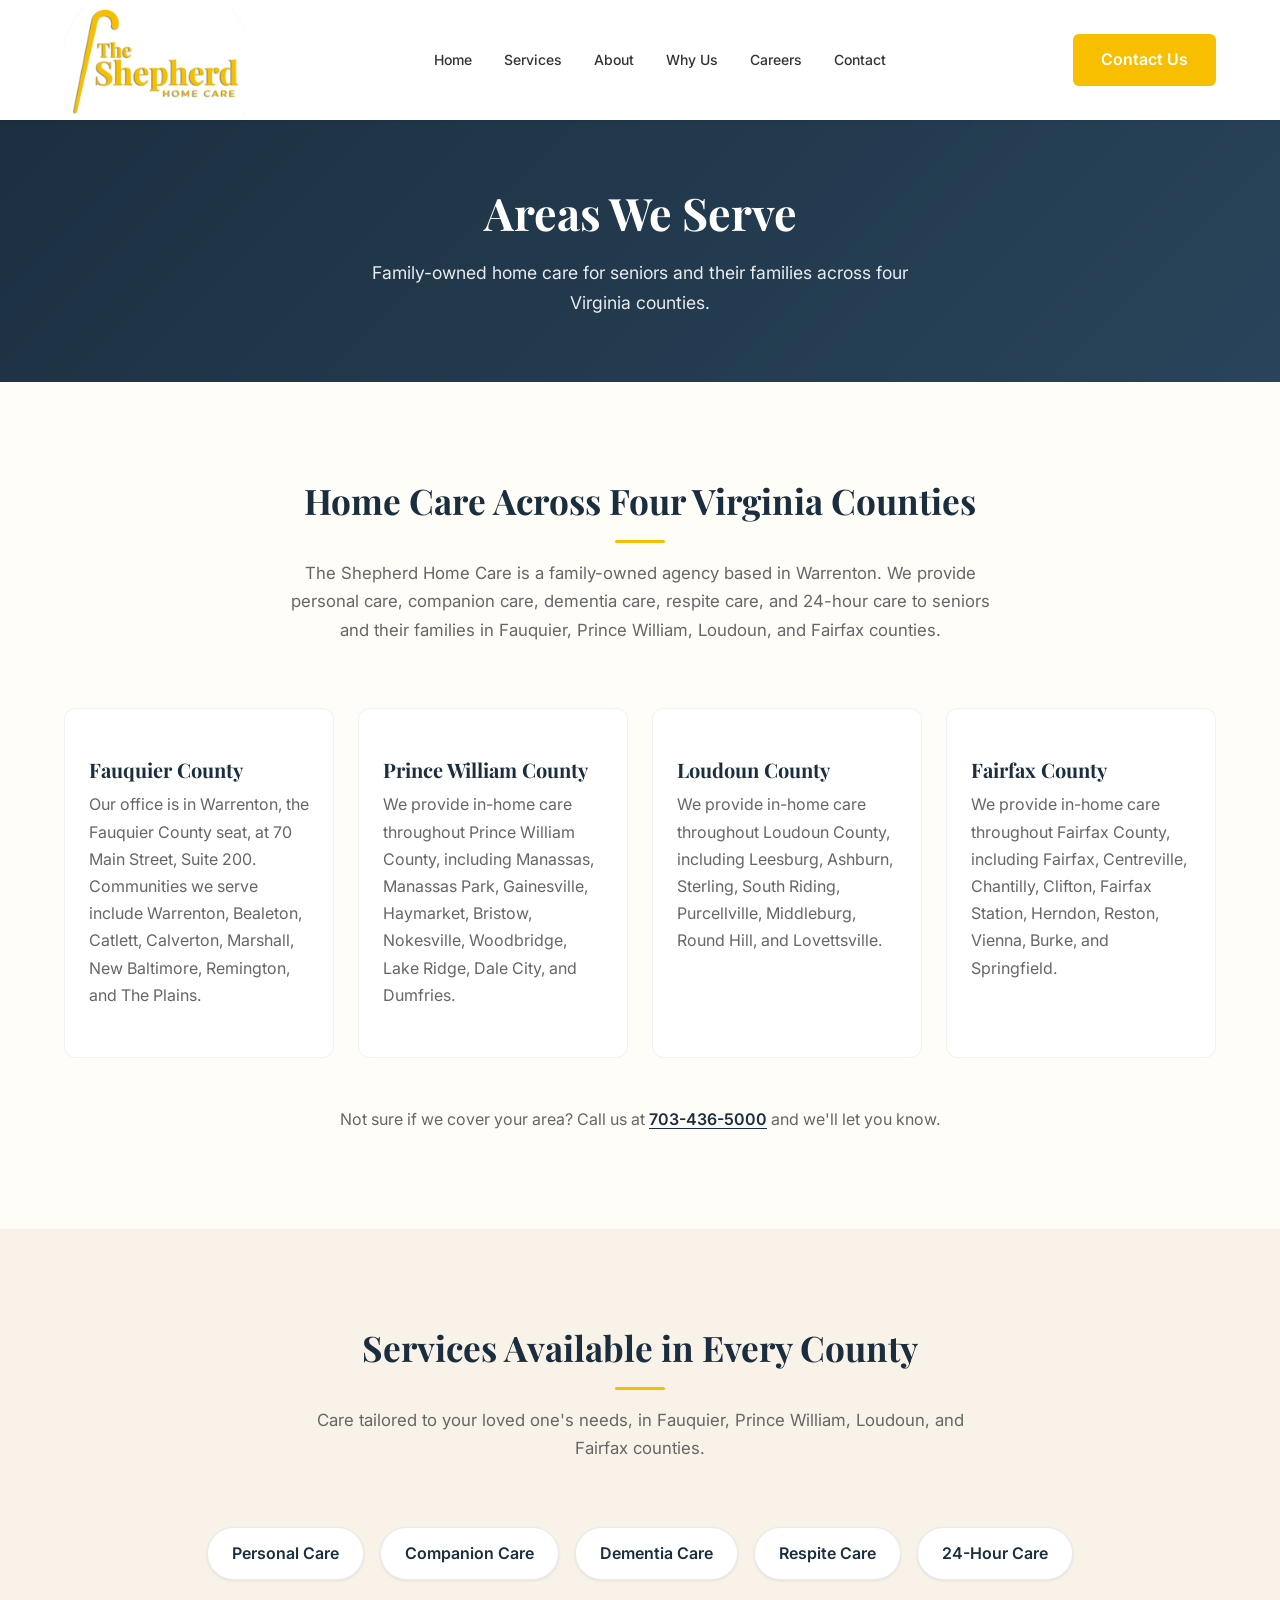
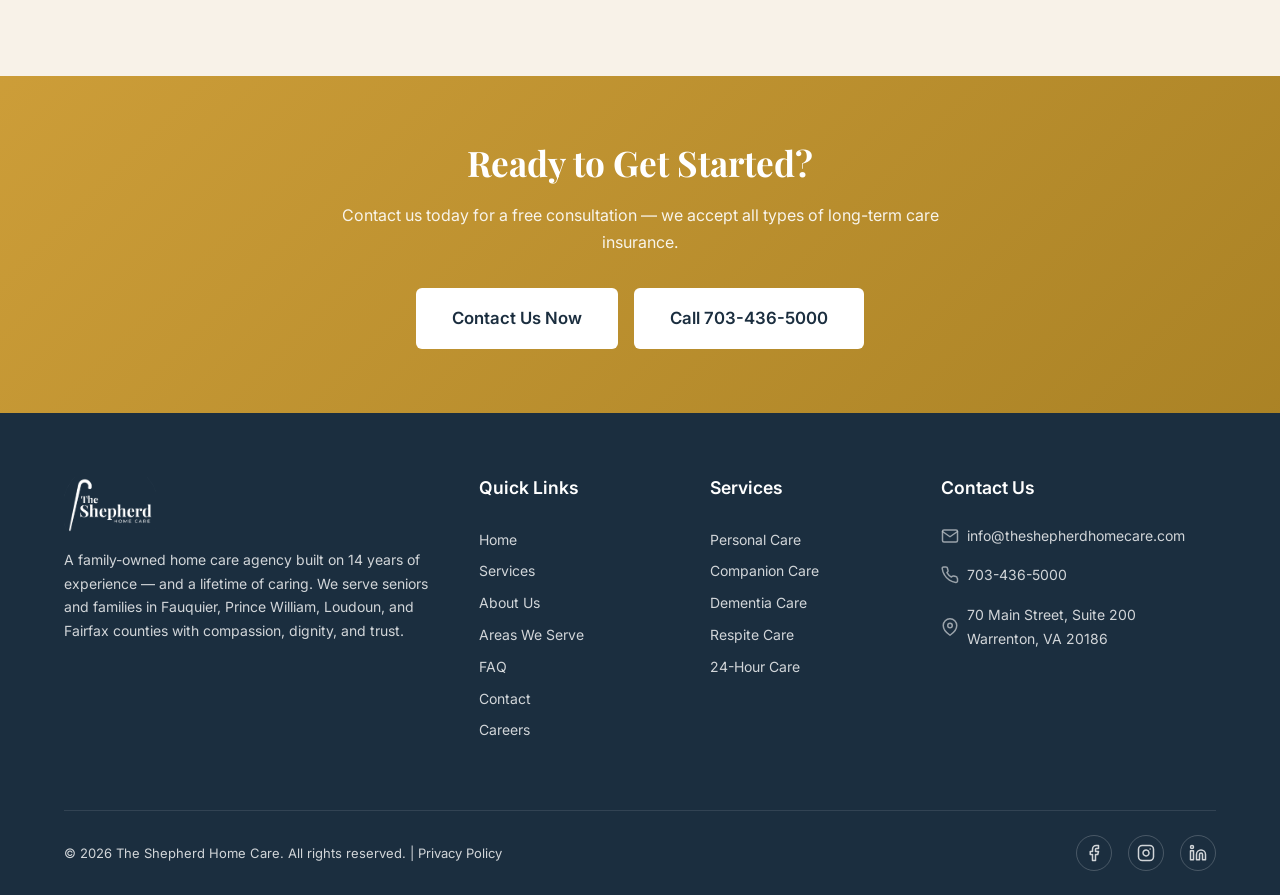
<file: areas-we-serve.html>
<!DOCTYPE html>
<html lang="en-US">

<head>
  <meta charset="UTF-8">
  <meta name="viewport" content="width=device-width, initial-scale=1.0">
  <title>Areas We Serve in Virginia | The Shepherd Home Care</title>
  <meta name="description"
    content="Family-owned home care for seniors in Fauquier, Prince William, Loudoun and Fairfax counties, from our office in Warrenton, VA. Free consultation.">
  <link rel="canonical" href="https://theshepherdhomecare.com/areas-we-serve.html">
  <meta name="robots" content="index, follow">
  <meta name="theme-color" content="#1B2E3F">

  <!-- Open Graph / Twitter -->
  <meta property="og:type" content="website">
  <meta property="og:site_name" content="The Shepherd Home Care">
  <meta property="og:locale" content="en_US">
  <meta property="og:title" content="Areas We Serve in Virginia | The Shepherd Home Care">
  <meta property="og:description"
    content="Family-owned home care for seniors in Fauquier, Prince William, Loudoun and Fairfax counties, from our office in Warrenton, VA. Free consultation.">
  <meta property="og:url" content="https://theshepherdhomecare.com/areas-we-serve.html">
  <meta property="og:image" content="https://theshepherdhomecare.com/images/the-shepherd-home-care.png">
  <meta property="og:image:width" content="864">
  <meta property="og:image:height" content="379">
  <meta property="og:image:alt" content="The Shepherd Home Care logo">
  <meta name="twitter:card" content="summary_large_image">
  <meta name="twitter:title" content="Areas We Serve in Virginia | The Shepherd Home Care">
  <meta name="twitter:description"
    content="Family-owned home care for seniors in Fauquier, Prince William, Loudoun and Fairfax counties, from our office in Warrenton, VA. Free consultation.">
  <meta name="twitter:image" content="https://theshepherdhomecare.com/images/the-shepherd-home-care.png">
  <meta name="twitter:image:alt" content="The Shepherd Home Care logo">
  <link rel="icon" type="image/png" href="/images/the-shepherd-home-care.png">

  <!-- Performance: connect early to font and image hosts, preload the page-hero background (LCP) -->
  <link rel="preconnect" href="https://fonts.googleapis.com">
  <link rel="preconnect" href="https://fonts.gstatic.com" crossorigin>
  <link rel="preconnect" href="https://images.pexels.com">
  <link rel="preload" as="image" fetchpriority="high"
    href="https://images.pexels.com/photos/7551596/pexels-photo-7551596.jpeg?auto=compress&amp;cs=tinysrgb&amp;w=1920">

  <!-- Google Fonts -->
  <link
    href="https://fonts.googleapis.com/css2?family=Inter:wght@400;500;600;700&family=Playfair+Display:wght@400;700&display=swap"
    rel="stylesheet">

  <!-- Styles -->
  <link rel="stylesheet" href="/css/styles.css">

  <!-- Structured data -->
  <script type="application/ld+json">
  {
    "@context": "https://schema.org",
    "@graph": [
      {
        "@type": "WebPage",
        "@id": "https://theshepherdhomecare.com/areas-we-serve.html#webpage",
        "url": "https://theshepherdhomecare.com/areas-we-serve.html",
        "name": "Areas We Serve in Virginia | The Shepherd Home Care",
        "inLanguage": "en-US",
        "isPartOf": {
          "@id": "https://theshepherdhomecare.com/#website"
        },
        "about": {
          "@id": "https://theshepherdhomecare.com/#business"
        },
        "breadcrumb": {
          "@id": "https://theshepherdhomecare.com/areas-we-serve.html#breadcrumb"
        }
      },
      {
        "@type": "BreadcrumbList",
        "@id": "https://theshepherdhomecare.com/areas-we-serve.html#breadcrumb",
        "itemListElement": [
          {
            "@type": "ListItem",
            "position": 1,
            "name": "Home",
            "item": "https://theshepherdhomecare.com/"
          },
          {
            "@type": "ListItem",
            "position": 2,
            "name": "Areas We Serve",
            "item": "https://theshepherdhomecare.com/areas-we-serve.html"
          }
        ]
      }
    ]
  }
  </script>
</head>

<body class="page--sub">
  <!-- Skip Link -->
  <a class="skip-link" href="#main">Skip to main content</a>

  <!-- ==================== HEADER ==================== -->
  <header class="site-header header--scrolled" id="site-header" role="banner">
    <div class="container">
      <a class="logo" href="/">
        <img src="images/the-shepherd-home-care-yello.png" alt="The Shepherd Home Care" width="450" height="270">
      </a>

      <nav class="main-nav" role="navigation" aria-label="Main navigation">
        <ul class="nav-list">
          <li><a class="nav-link" href="/#home">Home</a></li>
          <li><a class="nav-link" href="/#services">Services</a></li>
          <li><a class="nav-link" href="/#about">About</a></li>
          <li><a class="nav-link" href="/#why-us">Why Us</a></li>
          <li><a class="nav-link" href="/careers.html">Careers</a></li>
          <li><a class="nav-link" href="/#contact">Contact</a></li>
        </ul>
      </nav>

      <div class="header-actions">
        <a class="btn btn--primary header-cta" href="/#contact">Contact Us</a>
        <button class="nav-toggle" aria-label="Open menu" aria-expanded="false">
          <span></span>
          <span></span>
          <span></span>
        </button>
      </div>
    </div>

    <!-- Mobile Navigation -->
    <div class="mobile-nav" id="mobile-nav">
      <a href="/#home">Home</a>
      <a href="/#services">Services</a>
      <a href="/#about">About</a>
      <a href="/#why-us">Why Us</a>
      <a href="/careers.html">Careers</a>
      <a href="/#contact">Contact</a>
    </div>
  </header>

  <!-- ==================== MAIN CONTENT ==================== -->
  <main id="main">

    <!-- ===== PAGE HERO ===== -->
    <section class="page-hero">
      <div class="page-hero__content">
        <h1>Areas We Serve</h1>
        <p>Family-owned home care for seniors and their families across four Virginia counties.</p>
      </div>
    </section>

    <!-- ===== COUNTIES ===== -->
    <section class="section page-content">
      <div class="container">
        <div class="section-header animate-on-scroll">
          <h2>Home Care Across Four Virginia Counties</h2>
          <p>The Shepherd Home Care is a family-owned agency based in Warrenton. We provide personal care, companion
            care, dementia care, respite care, and 24-hour care to seniors and their families in Fauquier, Prince William, Loudoun, and Fairfax counties.</p>
        </div>

        <div class="why-grid">
          <div class="why-card area-card animate-on-scroll">
            <h3>Fauquier County</h3>
            <p>Our office is in Warrenton, the Fauquier County seat, at 70 Main Street, Suite 200. Communities we serve include Warrenton, Bealeton, Catlett, Calverton, Marshall, New Baltimore, Remington, and The Plains.</p>
          </div>
          <div class="why-card area-card animate-on-scroll">
            <h3>Prince William County</h3>
            <p>We provide in-home care throughout Prince William County, including Manassas, Manassas Park, Gainesville, Haymarket, Bristow, Nokesville, Woodbridge, Lake Ridge, Dale City, and Dumfries.</p>
          </div>
          <div class="why-card area-card animate-on-scroll">
            <h3>Loudoun County</h3>
            <p>We provide in-home care throughout Loudoun County, including Leesburg, Ashburn, Sterling, South Riding, Purcellville, Middleburg, Round Hill, and Lovettsville.</p>
          </div>
          <div class="why-card area-card animate-on-scroll">
            <h3>Fairfax County</h3>
            <p>We provide in-home care throughout Fairfax County, including Fairfax, Centreville, Chantilly, Clifton, Fairfax Station, Herndon, Reston, Vienna, Burke, and Springfield.</p>
          </div>
        </div>

        <p style="text-align:center;margin-top:var(--space-2xl);color:var(--color-text-light);">
          Not sure if we cover your area? Call us at <a href="tel:+17034365000">703-436-5000</a> and we&#39;ll let
          you know.</p>
      </div>
    </section>

    <!-- ===== RELATED ===== -->
    <section class="section section--alt">
      <div class="container">
        <div class="section-header animate-on-scroll">
          <h2>Services Available in Every County</h2>
          <p>Care tailored to your loved one&#39;s needs, in Fauquier, Prince William, Loudoun, and Fairfax counties.</p>
        </div>
        <nav class="related-links" aria-label="Services Available in Every County">
          <a href="/personal-care.html">Personal Care</a>
          <a href="/companion-care.html">Companion Care</a>
          <a href="/dementia-care.html">Dementia Care</a>
          <a href="/respite-care.html">Respite Care</a>
          <a href="/24-hour-care.html">24-Hour Care</a>
        </nav>
      </div>
    </section>

    <!-- ===== CTA BANNER ===== -->
    <section class="cta-banner">
      <div class="container">
        <h2>Ready to Get Started?</h2>
        <p>Contact us today for a free consultation &mdash; we accept all types of long-term care insurance.</p>
        <div style="display:flex;gap:16px;justify-content:center;flex-wrap:wrap;">
          <a class="btn btn--white btn--large" href="/#contact">Contact Us Now</a>
          <a class="btn btn--white btn--large" href="tel:+17034365000">Call 703-436-5000</a>
        </div>
      </div>
    </section>
  </main>

  <!-- ==================== FOOTER ==================== -->
  <footer class="site-footer" role="contentinfo">
    <div class="container">
      <div class="footer-grid">
        <div class="footer-col footer-about">
          <a class="logo" href="/">
            <img src="images/the-shepherd-home-care-footer-logo.png" alt="The Shepherd Home Care" width="450" height="270" loading="lazy">
          </a>
          <p style="margin-top:16px;">A family-owned home care agency built on 14 years of experience &mdash; and a
            lifetime of caring. We serve seniors and families in Fauquier, Prince William, Loudoun, and Fairfax
            counties with compassion, dignity, and trust.</p>
        </div>

        <div class="footer-col footer-links">
          <p class="footer-heading">Quick Links</p>
          <a href="/#home">Home</a>
          <a href="/#services">Services</a>
          <a href="/#about">About Us</a>
          <a href="/areas-we-serve.html">Areas We Serve</a>
          <a href="/#faq">FAQ</a>
          <a href="/#contact">Contact</a>
          <a href="/careers.html">Careers</a>
        </div>

        <div class="footer-col footer-links">
          <p class="footer-heading">Services</p>
          <a href="/personal-care.html">Personal Care</a>
          <a href="/companion-care.html">Companion Care</a>
          <a href="/dementia-care.html">Dementia Care</a>
          <a href="/respite-care.html">Respite Care</a>
          <a href="/24-hour-care.html">24-Hour Care</a>
        </div>

        <div class="footer-col">
          <p class="footer-heading">Contact Us</p>
          <address class="footer-address">
            <div class="footer-contact-item">
              <svg width="18" height="18" viewBox="0 0 24 24" fill="none" stroke="currentColor" stroke-width="2"
                stroke-linecap="round" stroke-linejoin="round">
                <path d="M4 4h16c1.1 0 2 .9 2 2v12c0 1.1-.9 2-2 2H4c-1.1 0-2-.9-2-2V6c0-1.1.9-2 2-2z" />
                <polyline points="22,6 12,13 2,6" />
              </svg>
              <a href="mailto:info@theshepherdhomecare.com">info@theshepherdhomecare.com</a>
            </div>

            <div class="footer-contact-item">
              <svg width="18" height="18" viewBox="0 0 24 24" fill="none" stroke="currentColor" stroke-width="2"
                stroke-linecap="round" stroke-linejoin="round">
                <path d="M22 16.92v3a2 2 0 0 1-2.18 2 19.79 19.79 0 0 1-8.63-3.07A19.5 19.5 0 0 1 4.69 12a19.79 19.79 0 0 1-3.07-8.67A2 2 0 0 1 3.6 1.18h3a2 2 0 0 1 2 1.72c.127.96.361 1.903.7 2.81a2 2 0 0 1-.45 2.11L7.91 8.77a16 16 0 0 0 6 6l.95-.95a2 2 0 0 1 2.11-.45c.907.339 1.85.573 2.81.7a2 2 0 0 1 1.72 2z" />
              </svg>
              <a href="tel:+17034365000">703-436-5000</a>
            </div>

            <div class="footer-contact-item">
              <svg width="18" height="18" viewBox="0 0 24 24" fill="none" stroke="currentColor" stroke-width="2"
                stroke-linecap="round" stroke-linejoin="round">
                <path d="M21 10c0 7-9 13-9 13s-9-6-9-13a9 9 0 0 1 18 0z" />
                <circle cx="12" cy="10" r="3" />
              </svg>
              70 Main Street, Suite 200<br>Warrenton, VA 20186
            </div>
          </address>
        </div>
      </div>

      <div class="footer-bottom">
        <p>&copy; 2026 The Shepherd Home Care. All rights reserved. | <a href="/privacy-policy.html">Privacy Policy</a></p>
        <div class="footer-social">
          <a href="https://www.facebook.com/theshepherdhomecare" aria-label="The Shepherd Home Care on Facebook" target="_blank" rel="noopener">
            <svg width="18" height="18" viewBox="0 0 24 24" fill="none" stroke="currentColor" stroke-width="2"
              stroke-linecap="round" stroke-linejoin="round">
              <path d="M18 2h-3a5 5 0 0 0-5 5v3H7v4h3v8h4v-8h3l1-4h-4V7a1 1 0 0 1 1-1h3z" />
            </svg>
          </a>
          <a href="https://www.instagram.com/theshepherdhomecare/" aria-label="The Shepherd Home Care on Instagram" target="_blank" rel="noopener">
            <svg width="18" height="18" viewBox="0 0 24 24" fill="none" stroke="currentColor" stroke-width="2"
              stroke-linecap="round" stroke-linejoin="round">
              <rect x="2" y="2" width="20" height="20" rx="5" ry="5" />
              <path d="M16 11.37A4 4 0 1 1 12.63 8 4 4 0 0 1 16 11.37z" />
              <line x1="17.5" y1="6.5" x2="17.51" y2="6.5" />
            </svg>
          </a>
          <a href="https://www.linkedin.com/company/the-shepherd-home-care/" aria-label="The Shepherd Home Care on LinkedIn" target="_blank" rel="noopener">
            <svg width="18" height="18" viewBox="0 0 24 24" fill="none" stroke="currentColor" stroke-width="2"
              stroke-linecap="round" stroke-linejoin="round">
              <path d="M16 8a6 6 0 0 1 6 6v7h-4v-7a2 2 0 0 0-2-2 2 2 0 0 0-2 2v7h-4v-7a6 6 0 0 1 6-6z" />
              <rect x="2" y="9" width="4" height="12" />
              <circle cx="4" cy="4" r="2" />
            </svg>
          </a>
        </div>
      </div>
    </div>
  </footer>

  <!-- Back to Top -->
  <button class="back-to-top" id="back-to-top" aria-label="Back to top">
    <svg width="20" height="20" viewBox="0 0 24 24" fill="none" stroke="currentColor" stroke-width="2"
      stroke-linecap="round" stroke-linejoin="round">
      <polyline points="18 15 12 9 6 15" />
    </svg>
  </button>

  <!-- Scripts -->
  <script src="/js/main.js" defer></script>
</body>

</html>
</file>
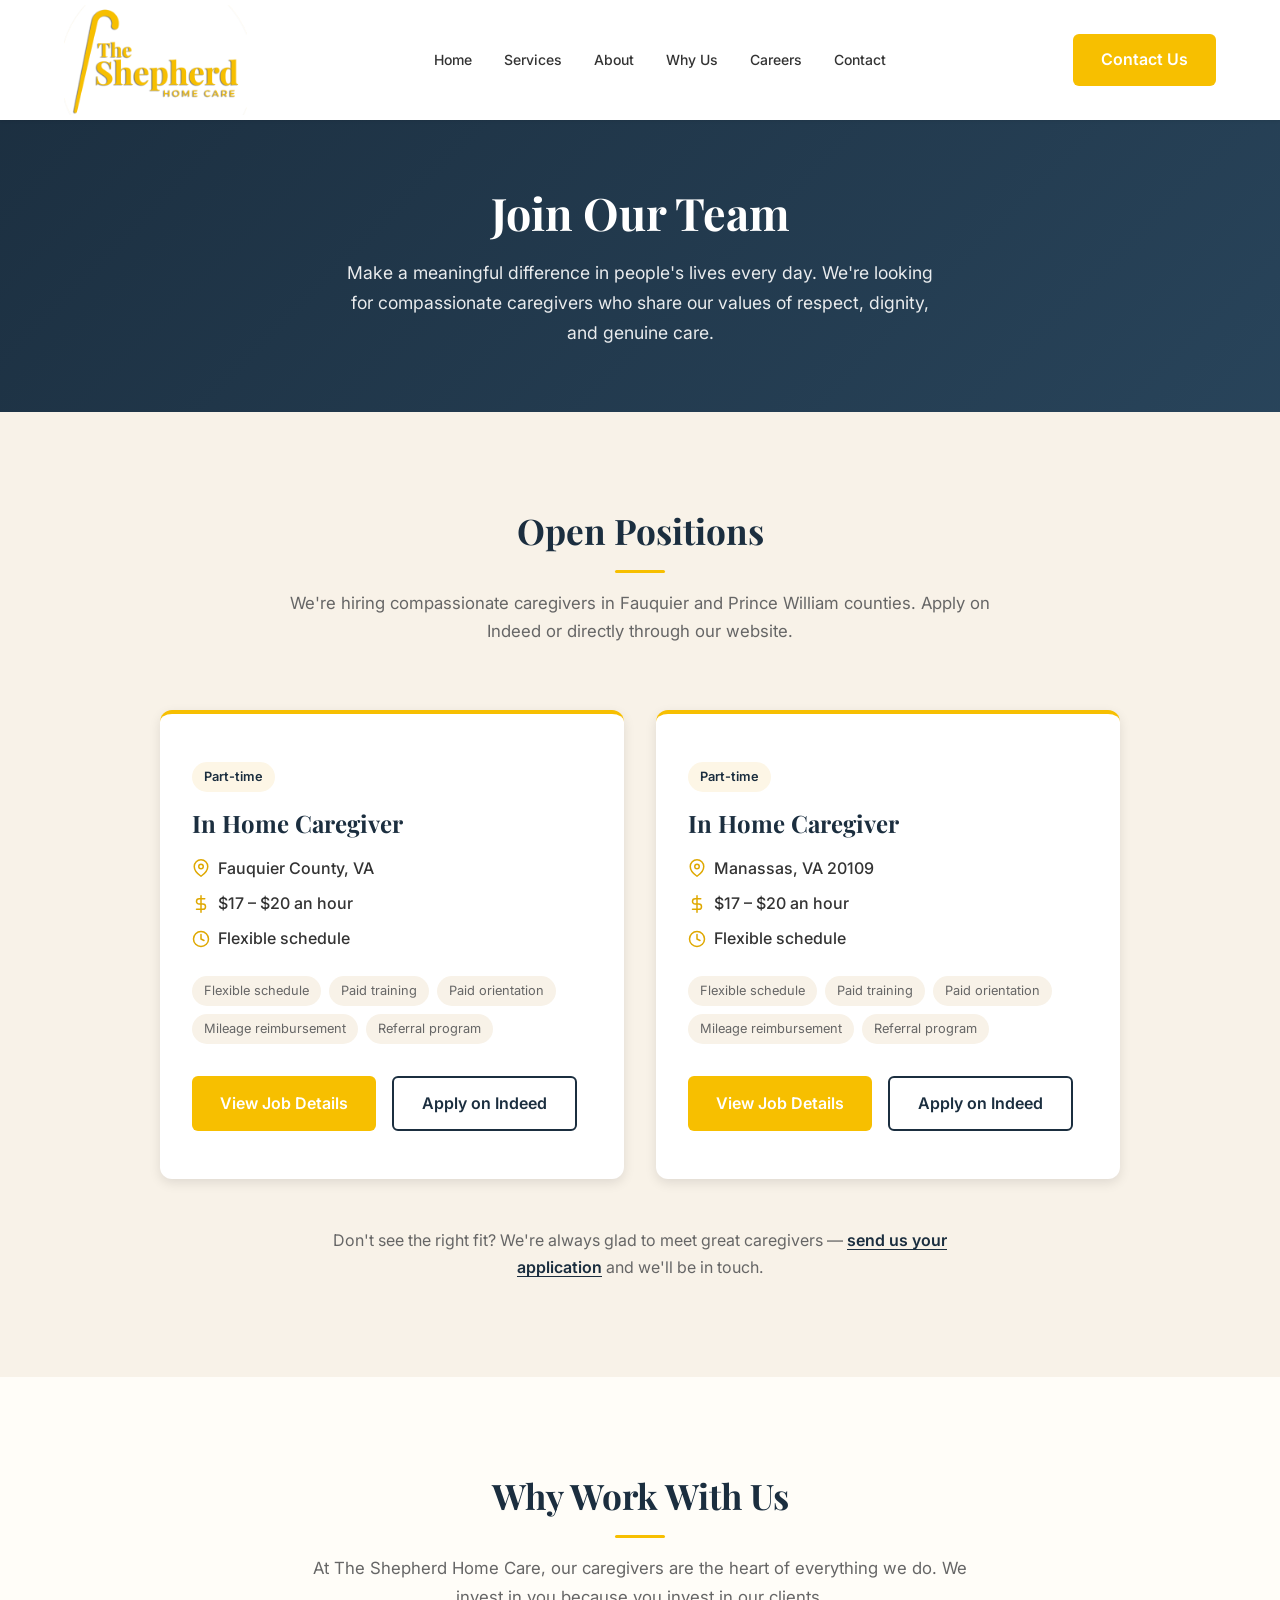
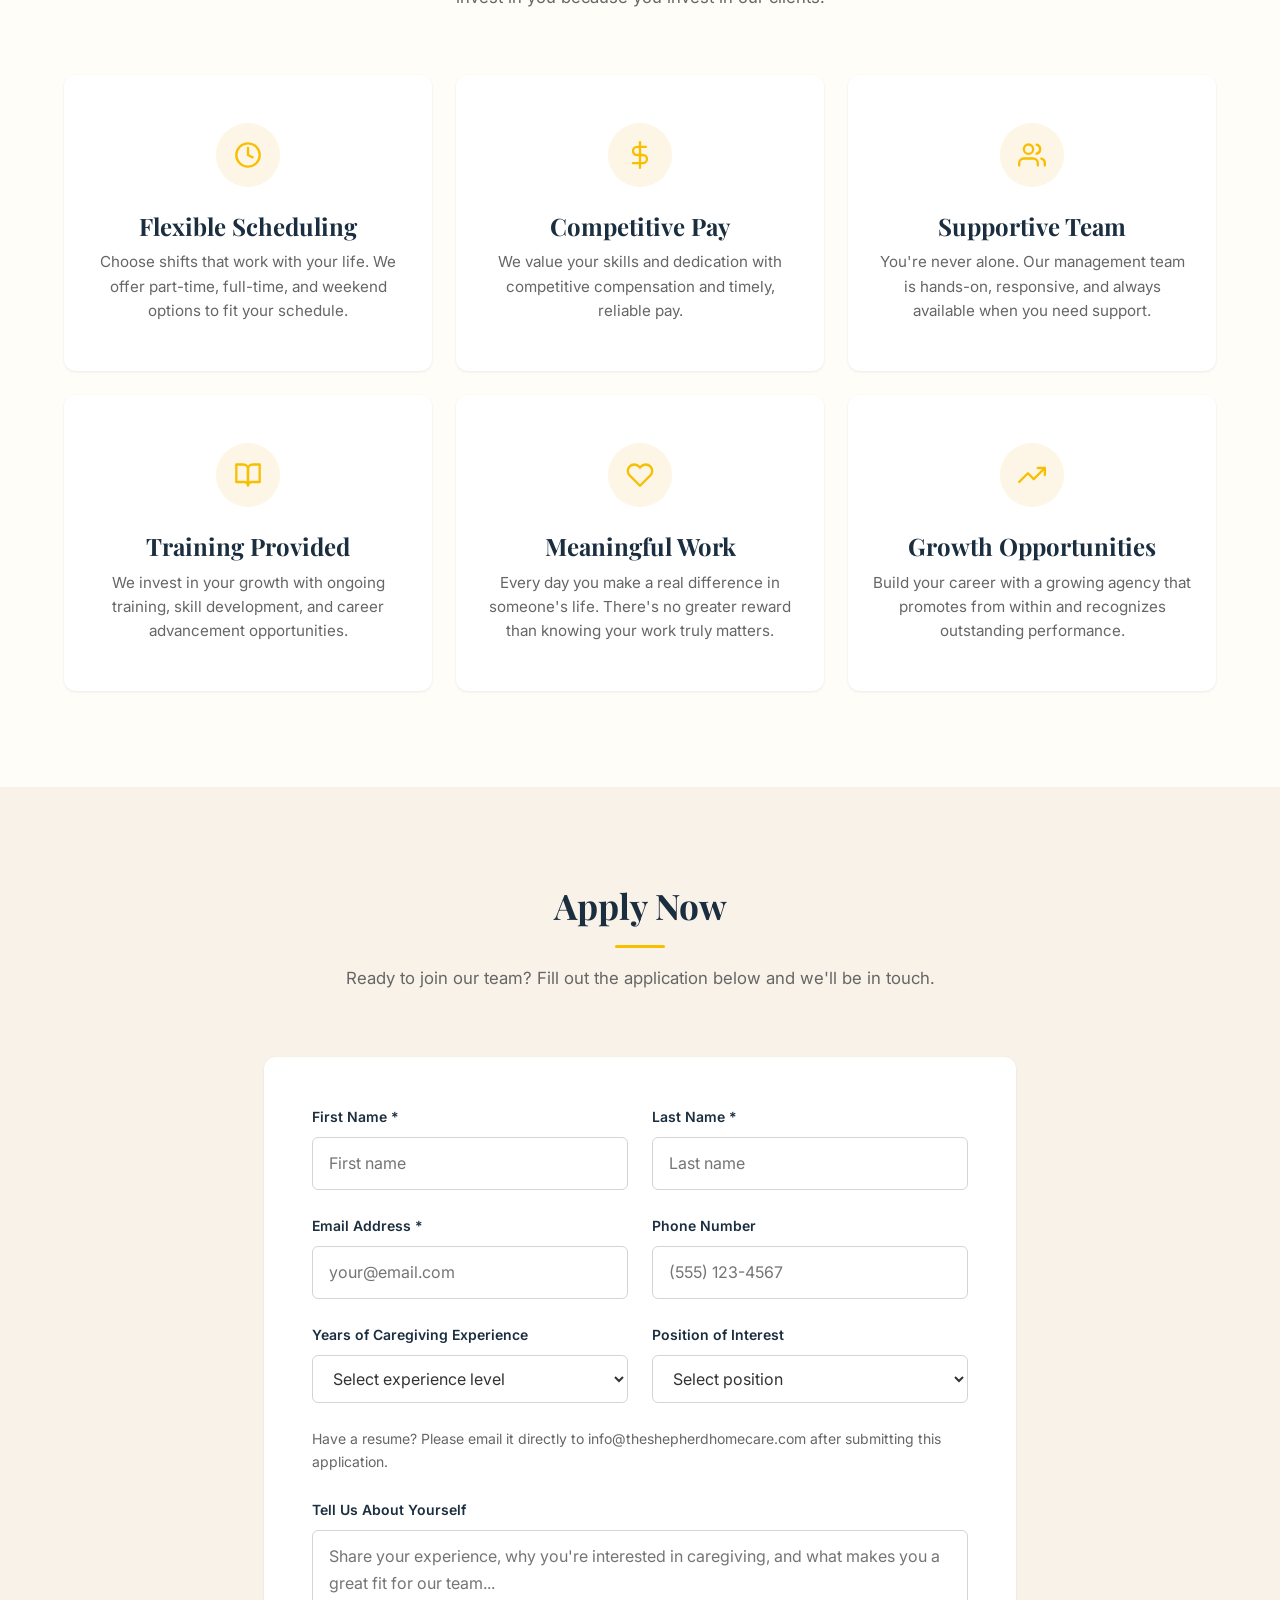
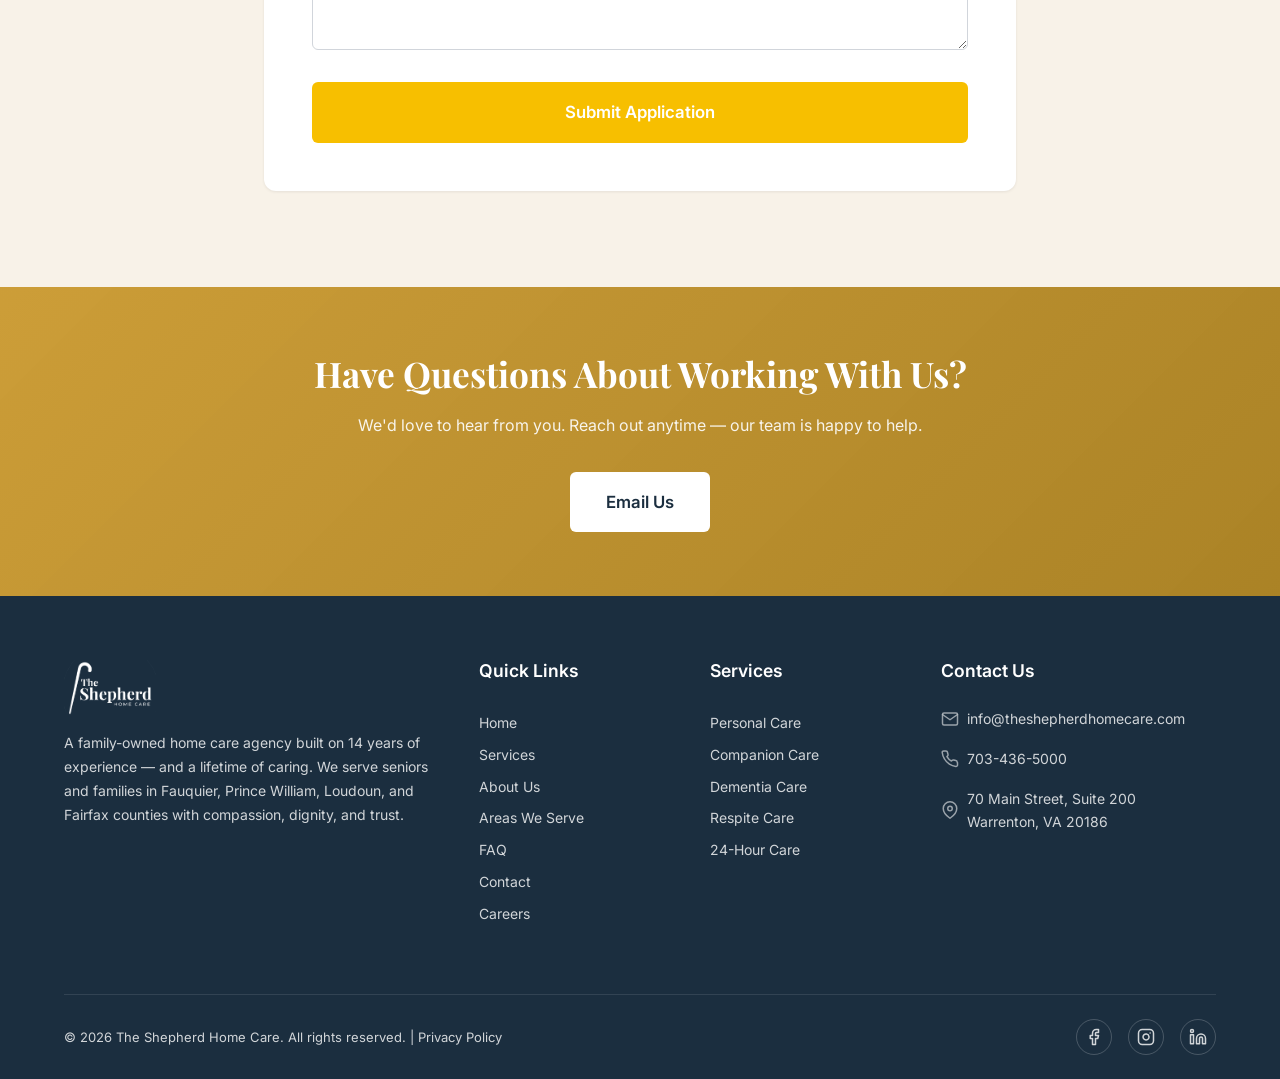
<file: careers.html>
<!DOCTYPE html>
<html lang="en-US">

<head>
  <meta charset="UTF-8">
  <meta name="viewport" content="width=device-width, initial-scale=1.0">
  <title>Caregiver Jobs in Virginia | The Shepherd Home Care</title>
  <meta name="description"
    content="Caregiver jobs with a family-owned home care agency serving Fauquier, Prince William, Loudoun &amp; Fairfax counties. Flexible schedules and training. Apply today.">
  <link rel="canonical" href="https://theshepherdhomecare.com/careers.html">
  <meta name="robots" content="index, follow">
  <meta name="theme-color" content="#1B2E3F">

  <!-- Open Graph / Twitter -->
  <meta property="og:type" content="website">
  <meta property="og:site_name" content="The Shepherd Home Care">
  <meta property="og:locale" content="en_US">
  <meta property="og:title" content="Caregiver Jobs in Virginia | The Shepherd Home Care">
  <meta property="og:description"
    content="Join a family-owned home care team hiring compassionate caregivers in Fauquier, Prince William, Loudoun &amp; Fairfax counties.">
  <meta property="og:url" content="https://theshepherdhomecare.com/careers.html">
  <meta property="og:image" content="https://theshepherdhomecare.com/images/the-shepherd-home-care.png">
  <meta property="og:image:width" content="864">
  <meta property="og:image:height" content="379">
  <meta property="og:image:alt" content="The Shepherd Home Care logo">
  <meta name="twitter:card" content="summary_large_image">
  <meta name="twitter:title" content="Caregiver Jobs in Virginia | The Shepherd Home Care">
  <meta name="twitter:description"
    content="Join a family-owned home care team hiring compassionate caregivers in Fauquier, Prince William, Loudoun &amp; Fairfax counties.">
  <meta name="twitter:image" content="https://theshepherdhomecare.com/images/the-shepherd-home-care.png">
  <meta name="twitter:image:alt" content="The Shepherd Home Care logo">
  <link rel="icon" type="image/png" href="/images/the-shepherd-home-care.png">

  <!-- Performance: connect early to font and image hosts, preload the page-hero background (LCP) -->
  <link rel="preconnect" href="https://fonts.googleapis.com">
  <link rel="preconnect" href="https://fonts.gstatic.com" crossorigin>
  <link rel="preconnect" href="https://images.pexels.com">
  <link rel="preload" as="image" fetchpriority="high"
    href="https://images.pexels.com/photos/7551596/pexels-photo-7551596.jpeg?auto=compress&amp;cs=tinysrgb&amp;w=1920">

  <!-- Google Fonts -->
  <link
    href="https://fonts.googleapis.com/css2?family=Inter:wght@400;500;600;700&family=Playfair+Display:wght@400;700&display=swap"
    rel="stylesheet">

  <!-- Styles -->
  <link rel="stylesheet" href="css/styles.css">

  <!-- Structured data -->
  <script type="application/ld+json">
  {
    "@context": "https://schema.org",
    "@graph": [
      {
        "@type": "WebPage",
        "@id": "https://theshepherdhomecare.com/careers.html#webpage",
        "url": "https://theshepherdhomecare.com/careers.html",
        "name": "Caregiver Jobs in Virginia | The Shepherd Home Care",
        "inLanguage": "en-US",
        "isPartOf": { "@id": "https://theshepherdhomecare.com/#website" },
        "about": { "@id": "https://theshepherdhomecare.com/#business" },
        "breadcrumb": { "@id": "https://theshepherdhomecare.com/careers.html#breadcrumb" }
      },
      {
        "@type": "BreadcrumbList",
        "@id": "https://theshepherdhomecare.com/careers.html#breadcrumb",
        "itemListElement": [
          { "@type": "ListItem", "position": 1, "name": "Home", "item": "https://theshepherdhomecare.com/" },
          { "@type": "ListItem", "position": 2, "name": "Careers", "item": "https://theshepherdhomecare.com/careers.html" }
        ]
      }
    ]
  }
  </script>
</head>

<body class="page--sub">
  <!-- Skip Link -->
  <a class="skip-link" href="#main">Skip to main content</a>

  <!-- ==================== HEADER ==================== -->
  <header class="site-header header--scrolled" id="site-header" role="banner">
    <div class="container">
      <a class="logo" href="/">
        <img src="images/the-shepherd-home-care-yello.png" alt="The Shepherd Home Care" width="450" height="270">
      </a>

      <nav class="main-nav" role="navigation" aria-label="Main navigation">
        <ul class="nav-list">
          <li><a class="nav-link" href="/#home">Home</a></li>
          <li><a class="nav-link" href="/#services">Services</a></li>
          <li><a class="nav-link" href="/#about">About</a></li>
          <li><a class="nav-link" href="/#why-us">Why Us</a></li>
          <li><a class="nav-link active" href="/careers.html" aria-current="page">Careers</a></li>
          <li><a class="nav-link" href="/#contact">Contact</a></li>
        </ul>
      </nav>

      <div class="header-actions">
        <a class="btn btn--primary header-cta" href="/#contact">Contact Us</a>
        <button class="nav-toggle" aria-label="Open menu" aria-expanded="false">
          <span></span>
          <span></span>
          <span></span>
        </button>
      </div>
    </div>

    <!-- Mobile Navigation -->
    <div class="mobile-nav" id="mobile-nav">
      <a href="/#home">Home</a>
      <a href="/#services">Services</a>
      <a href="/#about">About</a>
      <a href="/#why-us">Why Us</a>
      <a href="/careers.html">Careers</a>
      <a href="/#contact">Contact</a>
    </div>
  </header>

  <!-- ==================== MAIN CONTENT ==================== -->
  <main id="main">

    <!-- ===== PAGE HERO ===== -->
    <section class="page-hero">
      <div class="page-hero__content">
        <h1>Join Our Team</h1>
        <p>Make a meaningful difference in people's lives every day. We're looking for compassionate caregivers who
          share our values of respect, dignity, and genuine care.</p>
      </div>
    </section>

    <!-- ===== OPEN POSITIONS ===== -->
    <section class="section section--alt" id="open-positions">
      <div class="container">
        <div class="section-header animate-on-scroll">
          <h2>Open Positions</h2>
          <p>We&#39;re hiring compassionate caregivers in Fauquier and Prince William counties. Apply on Indeed or
            directly through our website.</p>
        </div>

        <div class="jobs-grid">
          <article class="job-card animate-on-scroll">
            <span class="job-card__badge">Part-time</span>
            <h3>In Home Caregiver</h3>
            <ul class="job-meta">
              <li><svg width="18" height="18" viewBox="0 0 24 24" fill="none" stroke="currentColor" stroke-width="2" stroke-linecap="round" stroke-linejoin="round" aria-hidden="true"><path d="M21 10c0 7-9 13-9 13s-9-6-9-13a9 9 0 0 1 18 0z" /><circle cx="12" cy="10" r="3" /></svg><span>Fauquier County, VA</span></li>
              <li><svg width="18" height="18" viewBox="0 0 24 24" fill="none" stroke="currentColor" stroke-width="2" stroke-linecap="round" stroke-linejoin="round" aria-hidden="true"><line x1="12" y1="1" x2="12" y2="23" /><path d="M17 5H9.5a3.5 3.5 0 0 0 0 7h5a3.5 3.5 0 0 1 0 7H6" /></svg><span>$17 &ndash; $20 an hour</span></li>
              <li><svg width="18" height="18" viewBox="0 0 24 24" fill="none" stroke="currentColor" stroke-width="2" stroke-linecap="round" stroke-linejoin="round" aria-hidden="true"><circle cx="12" cy="12" r="10" /><polyline points="12 6 12 12 16 14" /></svg><span>Flexible schedule</span></li>
            </ul>
            <ul class="job-perks" aria-label="Benefits"><li>Flexible schedule</li><li>Paid training</li><li>Paid orientation</li><li>Mileage reimbursement</li><li>Referral program</li></ul>
            <div class="job-card__actions">
              <a class="btn btn--primary" href="/caregiver-job-fauquier-county.html">View Job Details</a>
              <a class="btn btn--outline" href="https://www.indeed.com/viewjob?jk=e8d4f7545e15faff" target="_blank" rel="noopener">Apply on Indeed</a>
            </div>
          </article>
          <article class="job-card animate-on-scroll">
            <span class="job-card__badge">Part-time</span>
            <h3>In Home Caregiver</h3>
            <ul class="job-meta">
              <li><svg width="18" height="18" viewBox="0 0 24 24" fill="none" stroke="currentColor" stroke-width="2" stroke-linecap="round" stroke-linejoin="round" aria-hidden="true"><path d="M21 10c0 7-9 13-9 13s-9-6-9-13a9 9 0 0 1 18 0z" /><circle cx="12" cy="10" r="3" /></svg><span>Manassas, VA 20109</span></li>
              <li><svg width="18" height="18" viewBox="0 0 24 24" fill="none" stroke="currentColor" stroke-width="2" stroke-linecap="round" stroke-linejoin="round" aria-hidden="true"><line x1="12" y1="1" x2="12" y2="23" /><path d="M17 5H9.5a3.5 3.5 0 0 0 0 7h5a3.5 3.5 0 0 1 0 7H6" /></svg><span>$17 &ndash; $20 an hour</span></li>
              <li><svg width="18" height="18" viewBox="0 0 24 24" fill="none" stroke="currentColor" stroke-width="2" stroke-linecap="round" stroke-linejoin="round" aria-hidden="true"><circle cx="12" cy="12" r="10" /><polyline points="12 6 12 12 16 14" /></svg><span>Flexible schedule</span></li>
            </ul>
            <ul class="job-perks" aria-label="Benefits"><li>Flexible schedule</li><li>Paid training</li><li>Paid orientation</li><li>Mileage reimbursement</li><li>Referral program</li></ul>
            <div class="job-card__actions">
              <a class="btn btn--primary" href="/caregiver-job-manassas.html">View Job Details</a>
              <a class="btn btn--outline" href="https://www.indeed.com/viewjob?jk=641cf134e171d414" target="_blank" rel="noopener">Apply on Indeed</a>
            </div>
          </article>
        </div>

        <p class="jobs-note">Don&#39;t see the right fit? We&#39;re always glad to meet great caregivers &mdash;
          <a href="#apply">send us your application</a> and we&#39;ll be in touch.</p>
      </div>
    </section>

    <!-- ===== WHY WORK WITH US ===== -->
    <section class="section">
      <div class="container">
        <div class="section-header animate-on-scroll">
          <h2>Why Work With Us</h2>
          <p>At The Shepherd Home Care, our caregivers are the heart of everything we do. We invest in you because you
            invest in our clients.</p>
        </div>

        <div class="benefits-grid">
          <div class="card benefit-card animate-on-scroll">
            <div class="card__icon">
              <svg width="28" height="28" viewBox="0 0 24 24" fill="none" stroke="currentColor" stroke-width="2"
                stroke-linecap="round" stroke-linejoin="round">
                <circle cx="12" cy="12" r="10" />
                <polyline points="12 6 12 12 16 14" />
              </svg>
            </div>
            <h3 class="card__title">Flexible Scheduling</h3>
            <p class="card__text">Choose shifts that work with your life. We offer part-time, full-time, and weekend
              options to fit your schedule.</p>
          </div>

          <div class="card benefit-card animate-on-scroll">
            <div class="card__icon">
              <svg width="28" height="28" viewBox="0 0 24 24" fill="none" stroke="currentColor" stroke-width="2"
                stroke-linecap="round" stroke-linejoin="round">
                <line x1="12" y1="1" x2="12" y2="23" />
                <path d="M17 5H9.5a3.5 3.5 0 0 0 0 7h5a3.5 3.5 0 0 1 0 7H6" />
              </svg>
            </div>
            <h3 class="card__title">Competitive Pay</h3>
            <p class="card__text">We value your skills and dedication with competitive compensation and timely, reliable
              pay.</p>
          </div>

          <div class="card benefit-card animate-on-scroll">
            <div class="card__icon">
              <svg width="28" height="28" viewBox="0 0 24 24" fill="none" stroke="currentColor" stroke-width="2"
                stroke-linecap="round" stroke-linejoin="round">
                <path d="M17 21v-2a4 4 0 0 0-4-4H5a4 4 0 0 0-4 4v2" />
                <circle cx="9" cy="7" r="4" />
                <path d="M23 21v-2a4 4 0 0 0-3-3.87" />
                <path d="M16 3.13a4 4 0 0 1 0 7.75" />
              </svg>
            </div>
            <h3 class="card__title">Supportive Team</h3>
            <p class="card__text">You're never alone. Our management team is hands-on, responsive, and always available
              when you need support.</p>
          </div>

          <div class="card benefit-card animate-on-scroll">
            <div class="card__icon">
              <svg width="28" height="28" viewBox="0 0 24 24" fill="none" stroke="currentColor" stroke-width="2"
                stroke-linecap="round" stroke-linejoin="round">
                <path d="M2 3h6a4 4 0 0 1 4 4v14a3 3 0 0 0-3-3H2z" />
                <path d="M22 3h-6a4 4 0 0 0-4 4v14a3 3 0 0 1 3-3h7z" />
              </svg>
            </div>
            <h3 class="card__title">Training Provided</h3>
            <p class="card__text">We invest in your growth with ongoing training, skill development, and career
              advancement opportunities.</p>
          </div>

          <div class="card benefit-card animate-on-scroll">
            <div class="card__icon">
              <svg width="28" height="28" viewBox="0 0 24 24" fill="none" stroke="currentColor" stroke-width="2"
                stroke-linecap="round" stroke-linejoin="round">
                <path
                  d="M20.84 4.61a5.5 5.5 0 0 0-7.78 0L12 5.67l-1.06-1.06a5.5 5.5 0 0 0-7.78 7.78l1.06 1.06L12 21.23l7.78-7.78 1.06-1.06a5.5 5.5 0 0 0 0-7.78z" />
              </svg>
            </div>
            <h3 class="card__title">Meaningful Work</h3>
            <p class="card__text">Every day you make a real difference in someone's life. There's no greater reward than
              knowing your work truly matters.</p>
          </div>

          <div class="card benefit-card animate-on-scroll">
            <div class="card__icon">
              <svg width="28" height="28" viewBox="0 0 24 24" fill="none" stroke="currentColor" stroke-width="2"
                stroke-linecap="round" stroke-linejoin="round">
                <polyline points="23 6 13.5 15.5 8.5 10.5 1 18" />
                <polyline points="17 6 23 6 23 12" />
              </svg>
            </div>
            <h3 class="card__title">Growth Opportunities</h3>
            <p class="card__text">Build your career with a growing agency that promotes from within and recognizes
              outstanding performance.</p>
          </div>
        </div>
      </div>
    </section>

    <!-- ===== APPLICATION FORM ===== -->
    <section class="section section--alt application-section" id="apply">
      <div class="container">
        <div class="section-header animate-on-scroll">
          <h2>Apply Now</h2>
          <p>Ready to join our team? Fill out the application below and we'll be in touch.</p>
        </div>

        <div class="application-form animate-on-scroll">
          <form id="application-form" novalidate>
            <div class="form-row">
              <div class="form-group">
                <label class="form-label" for="app-first-name">First Name *</label>
                <input class="form-input" type="text" id="app-first-name" name="first_name" required
                  placeholder="First name">
                <div class="form-error">Please enter your first name.</div>
              </div>
              <div class="form-group">
                <label class="form-label" for="app-last-name">Last Name *</label>
                <input class="form-input" type="text" id="app-last-name" name="last_name" required
                  placeholder="Last name">
                <div class="form-error">Please enter your last name.</div>
              </div>
            </div>

            <div class="form-row">
              <div class="form-group">
                <label class="form-label" for="app-email">Email Address *</label>
                <input class="form-input" type="email" id="app-email" name="email" required
                  placeholder="your@email.com">
                <div class="form-error">Please enter a valid email address.</div>
              </div>
              <div class="form-group">
                <label class="form-label" for="app-phone">Phone Number</label>
                <input class="form-input" type="tel" id="app-phone" name="phone" placeholder="(555) 123-4567">
                <div class="form-error">Please enter a valid phone number.</div>
              </div>
            </div>

            <div class="form-row">
              <div class="form-group">
                <label class="form-label" for="app-experience">Years of Caregiving Experience</label>
                <select class="form-input form-select" id="app-experience" name="experience">
                  <option value="">Select experience level</option>
                  <option value="0-1">Less than 1 year</option>
                  <option value="1-3">1 - 3 years</option>
                  <option value="3-5">3 - 5 years</option>
                  <option value="5-10">5 - 10 years</option>
                  <option value="10+">10+ years</option>
                </select>
              </div>
              <div class="form-group">
                <label class="form-label" for="app-position">Position of Interest</label>
                <select class="form-input form-select" id="app-position" name="position">
                  <option value="">Select position</option>
                  <option value="personal-care">Personal Care Aide</option>
                  <option value="companion-care">Companion Caregiver</option>
                  <option value="dementia-care">Dementia Care Specialist</option>
                  <option value="live-in">Live-In Caregiver</option>
                  <option value="other">Other</option>
                </select>
              </div>
            </div>

            <div class="form-group">
              <p style="font-size:0.875rem;color:var(--color-text-light);">Have a resume? Please email it directly to
                <a href="mailto:info@theshepherdhomecare.com">info@theshepherdhomecare.com</a> after submitting this
                application.</p>
            </div>

            <div class="form-group">
              <label class="form-label" for="app-message">Tell Us About Yourself</label>
              <textarea class="form-textarea" id="app-message" name="message"
                placeholder="Share your experience, why you're interested in caregiving, and what makes you a great fit for our team..."></textarea>
            </div>

            <button class="btn btn--primary btn--large" type="submit" style="width:100%;">Submit Application</button>
          </form>

          <div class="form-success" id="application-success">
            <svg width="48" height="48" viewBox="0 0 24 24" fill="none" stroke="currentColor" stroke-width="2"
              stroke-linecap="round" stroke-linejoin="round" style="color:var(--color-success);">
              <path d="M22 11.08V12a10 10 0 1 1-5.93-9.14" />
              <polyline points="22 4 12 14.01 9 11.01" />
            </svg>
            <h3 style="margin-top:16px;">Application Submitted!</h3>
            <p style="color:var(--color-text-light);margin-top:8px;">Thank you for your interest in joining The Shepherd
              Home Care. We'll review your application and be in touch soon.</p>
          </div>
        </div>
      </div>
    </section>

    <!-- ===== CTA BANNER ===== -->
    <section class="cta-banner">
      <div class="container">
        <h2>Have Questions About Working With Us?</h2>
        <p>We'd love to hear from you. Reach out anytime &mdash; our team is happy to help.</p>
        <div style="display:flex;gap:16px;justify-content:center;flex-wrap:wrap;">
          <a class="btn btn--white btn--large" href="mailto:info@theshepherdhomecare.com">Email Us</a>
        </div>
      </div>
    </section>
  </main>

  <!-- ==================== FOOTER ==================== -->
  <footer class="site-footer" role="contentinfo">
    <div class="container">
      <div class="footer-grid">
        <div class="footer-col footer-about">
          <a class="logo" href="/">
            <img src="images/the-shepherd-home-care-footer-logo.png" alt="The Shepherd Home Care" width="450" height="270" loading="lazy">
          </a>
          <p style="margin-top:16px;">A family-owned home care agency built on 14 years of experience &mdash; and a
            lifetime of caring. We serve seniors and families in Fauquier, Prince William, Loudoun, and Fairfax
            counties with compassion, dignity, and trust.</p>
        </div>

        <div class="footer-col footer-links">
          <p class="footer-heading">Quick Links</p>
          <a href="/#home">Home</a>
          <a href="/#services">Services</a>
          <a href="/#about">About Us</a>
          <a href="/areas-we-serve.html">Areas We Serve</a>
          <a href="/#faq">FAQ</a>
          <a href="/#contact">Contact</a>
          <a href="/careers.html">Careers</a>
        </div>

        <div class="footer-col footer-links">
          <p class="footer-heading">Services</p>
          <a href="/personal-care.html">Personal Care</a>
          <a href="/companion-care.html">Companion Care</a>
          <a href="/dementia-care.html">Dementia Care</a>
          <a href="/respite-care.html">Respite Care</a>
          <a href="/24-hour-care.html">24-Hour Care</a>
        </div>

        <div class="footer-col">
          <p class="footer-heading">Contact Us</p>
          <address class="footer-address">
            <div class="footer-contact-item">
              <svg width="18" height="18" viewBox="0 0 24 24" fill="none" stroke="currentColor" stroke-width="2"
                stroke-linecap="round" stroke-linejoin="round">
                <path d="M4 4h16c1.1 0 2 .9 2 2v12c0 1.1-.9 2-2 2H4c-1.1 0-2-.9-2-2V6c0-1.1.9-2 2-2z" />
                <polyline points="22,6 12,13 2,6" />
              </svg>
              <a href="mailto:info@theshepherdhomecare.com">info@theshepherdhomecare.com</a>
            </div>

            <div class="footer-contact-item">
              <svg width="18" height="18" viewBox="0 0 24 24" fill="none" stroke="currentColor" stroke-width="2"
                stroke-linecap="round" stroke-linejoin="round">
                <path d="M22 16.92v3a2 2 0 0 1-2.18 2 19.79 19.79 0 0 1-8.63-3.07A19.5 19.5 0 0 1 4.69 12a19.79 19.79 0 0 1-3.07-8.67A2 2 0 0 1 3.6 1.18h3a2 2 0 0 1 2 1.72c.127.96.361 1.903.7 2.81a2 2 0 0 1-.45 2.11L7.91 8.77a16 16 0 0 0 6 6l.95-.95a2 2 0 0 1 2.11-.45c.907.339 1.85.573 2.81.7a2 2 0 0 1 1.72 2z" />
              </svg>
              <a href="tel:+17034365000">703-436-5000</a>
            </div>

            <div class="footer-contact-item">
              <svg width="18" height="18" viewBox="0 0 24 24" fill="none" stroke="currentColor" stroke-width="2"
                stroke-linecap="round" stroke-linejoin="round">
                <path d="M21 10c0 7-9 13-9 13s-9-6-9-13a9 9 0 0 1 18 0z" />
                <circle cx="12" cy="10" r="3" />
              </svg>
              70 Main Street, Suite 200<br>Warrenton, VA 20186
            </div>
          </address>
        </div>
      </div>

      <div class="footer-bottom">
        <p>&copy; 2026 The Shepherd Home Care. All rights reserved. | <a href="/privacy-policy.html">Privacy Policy</a></p>
        <div class="footer-social">
          <a href="https://www.facebook.com/theshepherdhomecare" aria-label="The Shepherd Home Care on Facebook" target="_blank" rel="noopener">
            <svg width="18" height="18" viewBox="0 0 24 24" fill="none" stroke="currentColor" stroke-width="2"
              stroke-linecap="round" stroke-linejoin="round">
              <path d="M18 2h-3a5 5 0 0 0-5 5v3H7v4h3v8h4v-8h3l1-4h-4V7a1 1 0 0 1 1-1h3z" />
            </svg>
          </a>
          <a href="https://www.instagram.com/theshepherdhomecare/" aria-label="The Shepherd Home Care on Instagram" target="_blank" rel="noopener">
            <svg width="18" height="18" viewBox="0 0 24 24" fill="none" stroke="currentColor" stroke-width="2"
              stroke-linecap="round" stroke-linejoin="round">
              <rect x="2" y="2" width="20" height="20" rx="5" ry="5" />
              <path d="M16 11.37A4 4 0 1 1 12.63 8 4 4 0 0 1 16 11.37z" />
              <line x1="17.5" y1="6.5" x2="17.51" y2="6.5" />
            </svg>
          </a>
          <a href="https://www.linkedin.com/company/the-shepherd-home-care/" aria-label="The Shepherd Home Care on LinkedIn" target="_blank" rel="noopener">
            <svg width="18" height="18" viewBox="0 0 24 24" fill="none" stroke="currentColor" stroke-width="2"
              stroke-linecap="round" stroke-linejoin="round">
              <path d="M16 8a6 6 0 0 1 6 6v7h-4v-7a2 2 0 0 0-2-2 2 2 0 0 0-2 2v7h-4v-7a6 6 0 0 1 6-6z" />
              <rect x="2" y="9" width="4" height="12" />
              <circle cx="4" cy="4" r="2" />
            </svg>
          </a>
        </div>
      </div>
    </div>
  </footer>

  <!-- Back to Top -->
  <button class="back-to-top" id="back-to-top" aria-label="Back to top">
    <svg width="20" height="20" viewBox="0 0 24 24" fill="none" stroke="currentColor" stroke-width="2"
      stroke-linecap="round" stroke-linejoin="round">
      <polyline points="18 15 12 9 6 15" />
    </svg>
  </button>

  <!-- Scripts -->
  <script src="js/main.js" defer></script>
  <script src="js/form.js" defer></script>
</body>

</html>
</file>
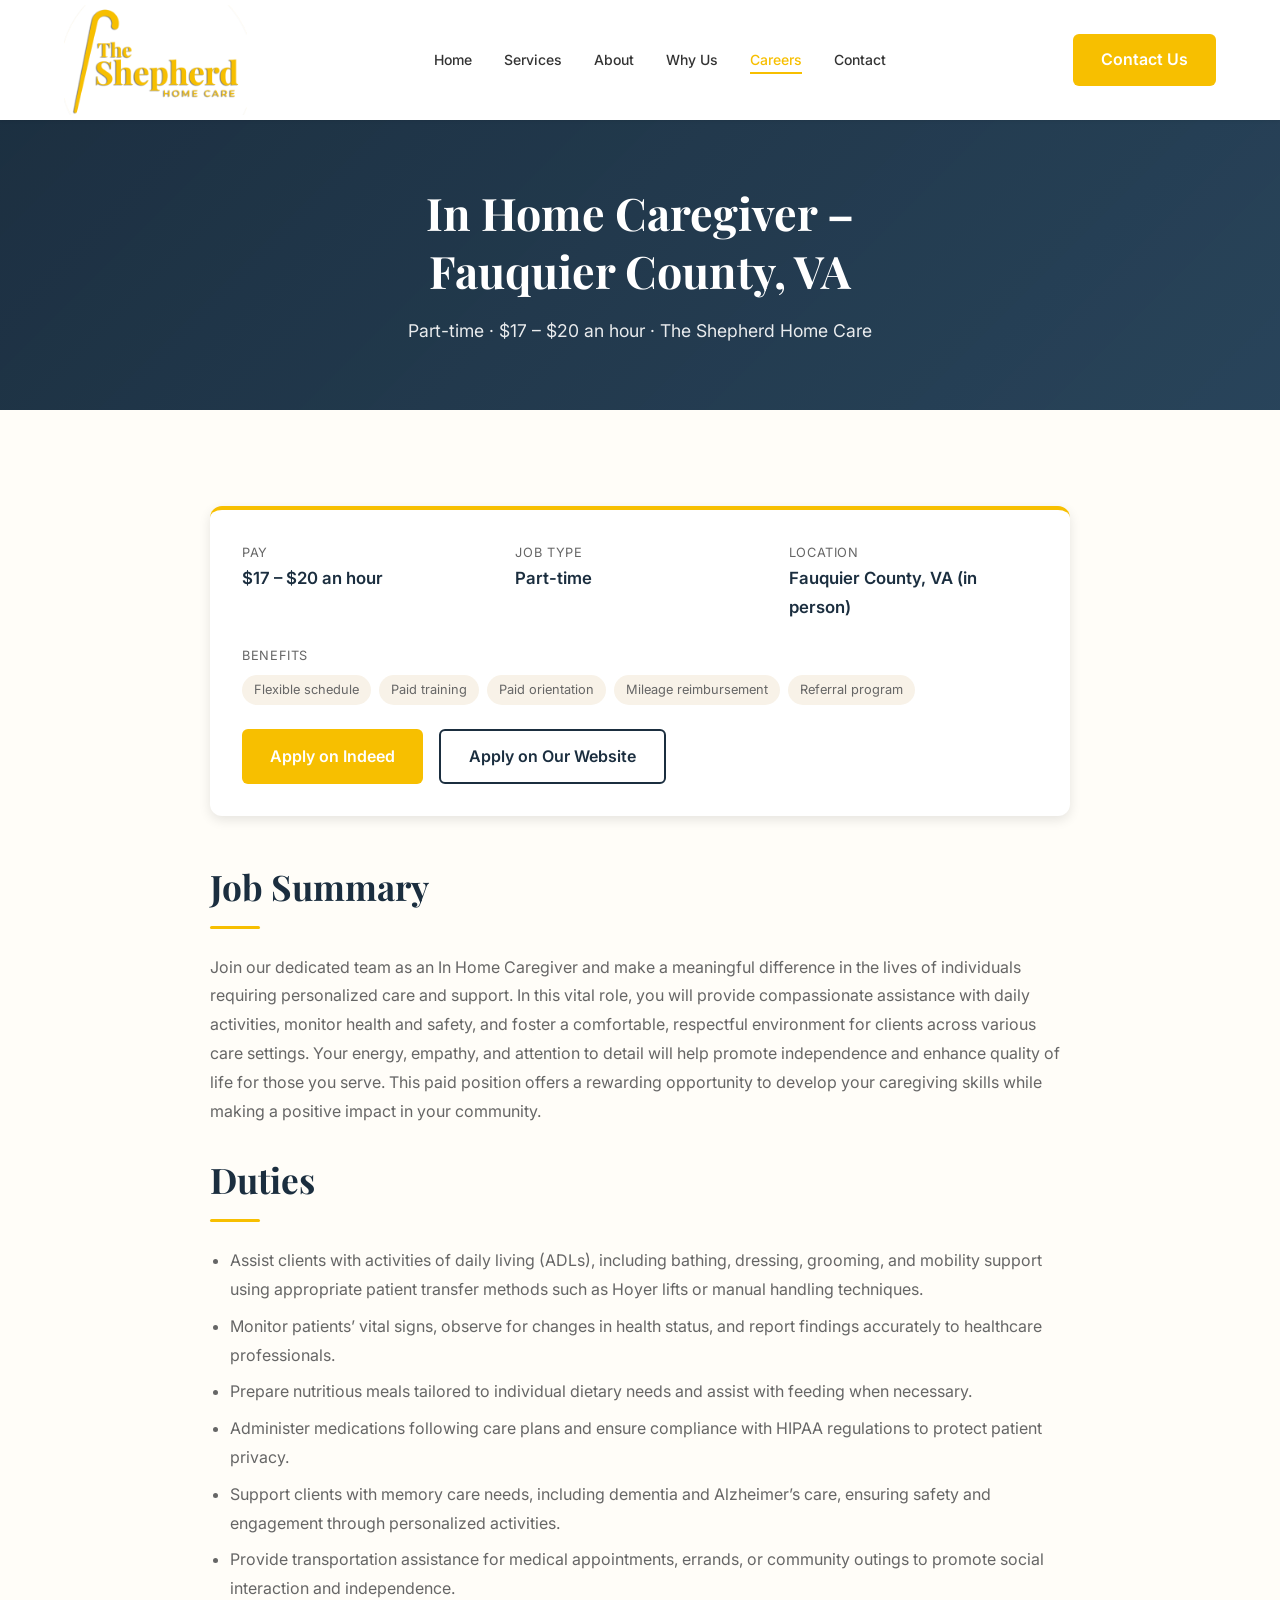
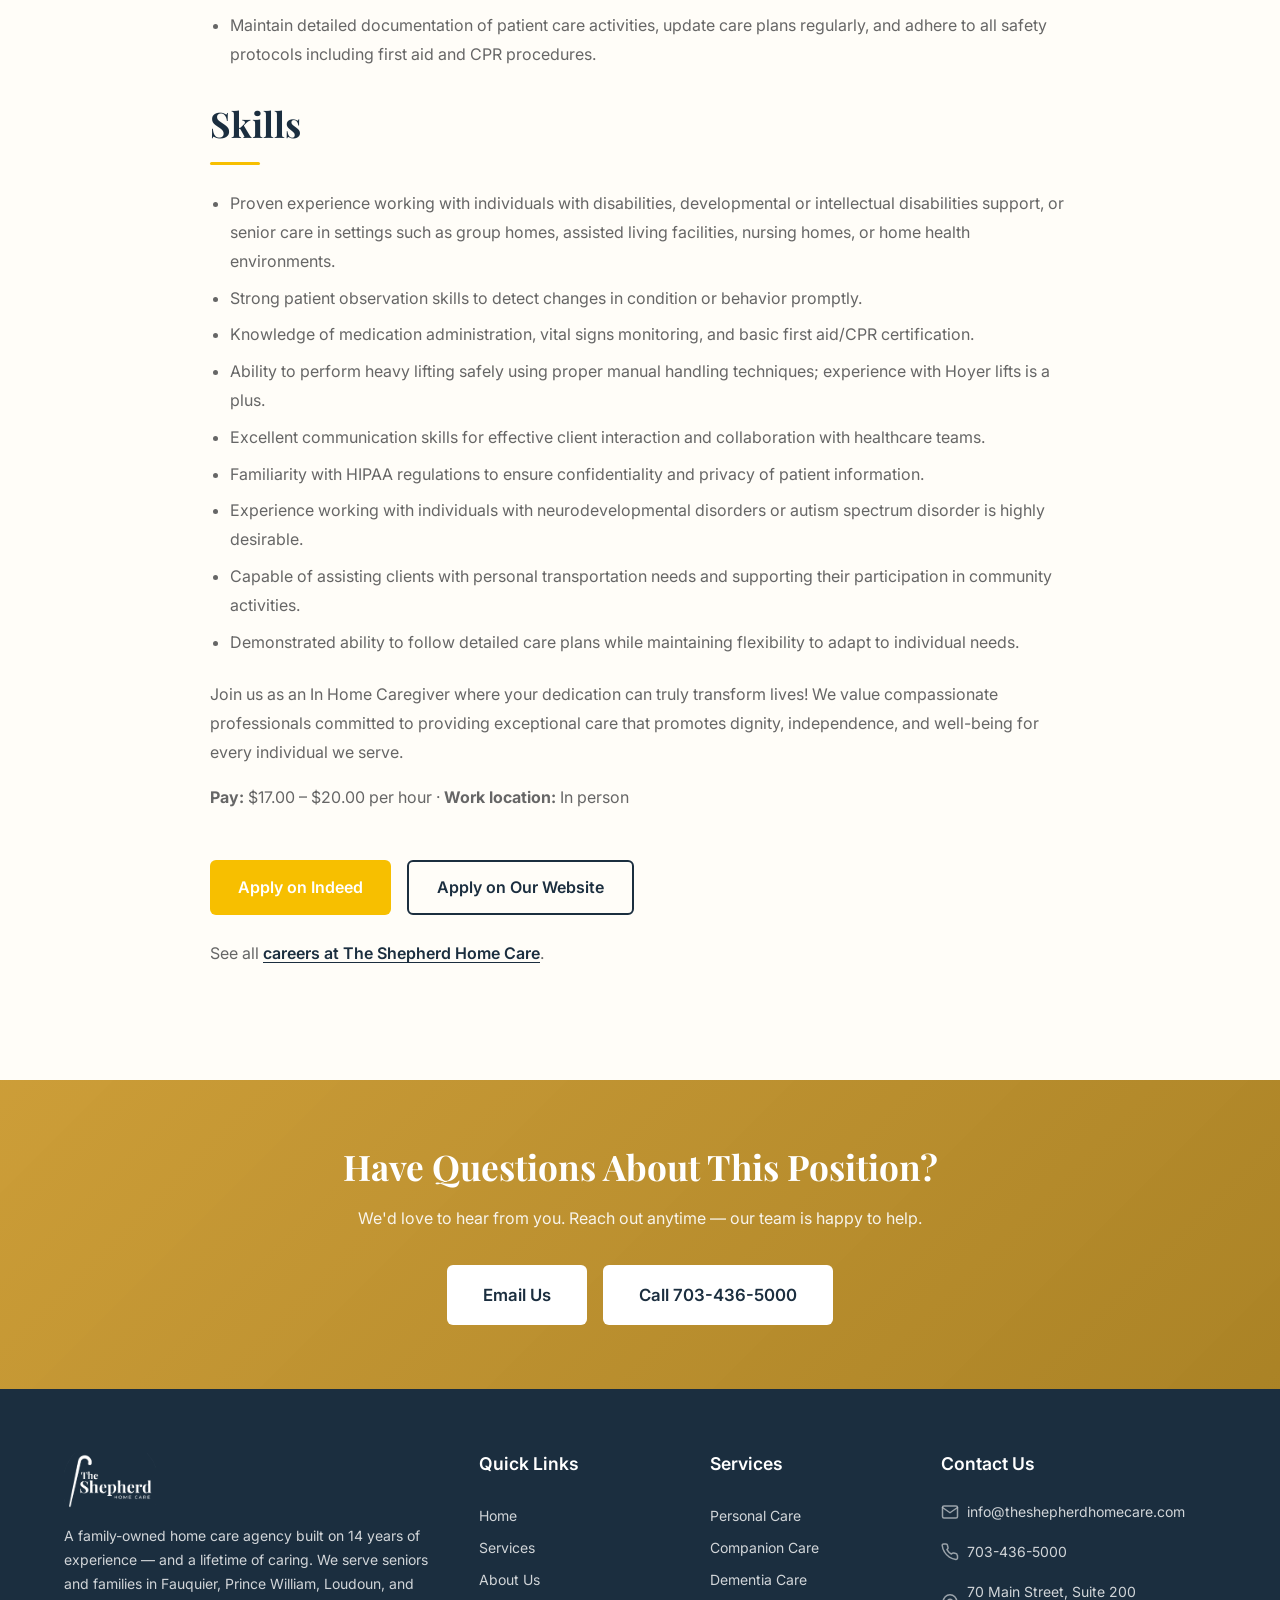
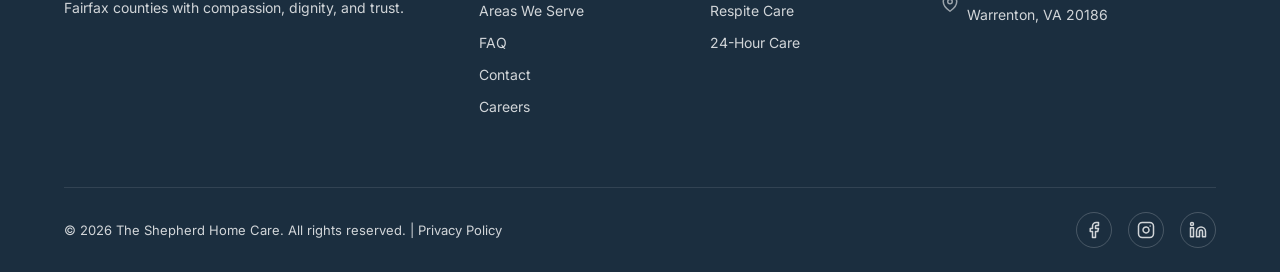
<file: caregiver-job-fauquier-county.html>
<!DOCTYPE html>
<html lang="en-US">

<head>
  <meta charset="UTF-8">
  <meta name="viewport" content="width=device-width, initial-scale=1.0">
  <title>Caregiver Job in Fauquier County, VA | The Shepherd Home Care</title>
  <meta name="description"
    content="Part-time In Home Caregiver job in Fauquier County, VA. $17–$20 an hour with paid training, paid orientation, mileage reimbursement and a flexible schedule.">
  <link rel="canonical" href="https://theshepherdhomecare.com/caregiver-job-fauquier-county.html">
  <meta name="robots" content="index, follow">
  <meta name="theme-color" content="#1B2E3F">

  <!-- Open Graph / Twitter -->
  <meta property="og:type" content="website">
  <meta property="og:site_name" content="The Shepherd Home Care">
  <meta property="og:locale" content="en_US">
  <meta property="og:title" content="Caregiver Job in Fauquier County, VA | The Shepherd Home Care">
  <meta property="og:description"
    content="Part-time In Home Caregiver job in Fauquier County, VA. $17–$20 an hour with paid training, paid orientation, mileage reimbursement and a flexible schedule.">
  <meta property="og:url" content="https://theshepherdhomecare.com/caregiver-job-fauquier-county.html">
  <meta property="og:image" content="https://theshepherdhomecare.com/images/the-shepherd-home-care.png">
  <meta property="og:image:width" content="864">
  <meta property="og:image:height" content="379">
  <meta property="og:image:alt" content="The Shepherd Home Care logo">
  <meta name="twitter:card" content="summary_large_image">
  <meta name="twitter:title" content="Caregiver Job in Fauquier County, VA | The Shepherd Home Care">
  <meta name="twitter:description"
    content="Part-time In Home Caregiver job in Fauquier County, VA. $17–$20 an hour with paid training, paid orientation, mileage reimbursement and a flexible schedule.">
  <meta name="twitter:image" content="https://theshepherdhomecare.com/images/the-shepherd-home-care.png">
  <meta name="twitter:image:alt" content="The Shepherd Home Care logo">
  <link rel="icon" type="image/png" href="/images/the-shepherd-home-care.png">

  <!-- Performance: connect early to font and image hosts, preload the page-hero background (LCP) -->
  <link rel="preconnect" href="https://fonts.googleapis.com">
  <link rel="preconnect" href="https://fonts.gstatic.com" crossorigin>
  <link rel="preconnect" href="https://images.pexels.com">
  <link rel="preload" as="image" fetchpriority="high"
    href="https://images.pexels.com/photos/7551596/pexels-photo-7551596.jpeg?auto=compress&amp;cs=tinysrgb&amp;w=1920">

  <!-- Google Fonts -->
  <link
    href="https://fonts.googleapis.com/css2?family=Inter:wght@400;500;600;700&family=Playfair+Display:wght@400;700&display=swap"
    rel="stylesheet">

  <!-- Styles -->
  <link rel="stylesheet" href="/css/styles.css">

  <!-- Structured data -->
  <script type="application/ld+json">
  {
    "@context": "https://schema.org",
    "@graph": [
      {
        "@type": "JobPosting",
        "@id": "https://theshepherdhomecare.com/caregiver-job-fauquier-county.html#job",
        "url": "https://theshepherdhomecare.com/caregiver-job-fauquier-county.html",
        "title": "In Home Caregiver",
        "description": "<p><strong>Job Summary</strong></p><p>Join our dedicated team as an In Home Caregiver and make a meaningful difference in the lives of individuals requiring personalized care and support. In this vital role, you will provide compassionate assistance with daily activities, monitor health and safety, and foster a comfortable, respectful environment for clients across various care settings. Your energy, empathy, and attention to detail will help promote independence and enhance quality of life for those you serve. This paid position offers a rewarding opportunity to develop your caregiving skills while making a positive impact in your community.</p><p><strong>Duties</strong></p><ul><li>Assist clients with activities of daily living (ADLs), including bathing, dressing, grooming, and mobility support using appropriate patient transfer methods such as Hoyer lifts or manual handling techniques.</li><li>Monitor patients’ vital signs, observe for changes in health status, and report findings accurately to healthcare professionals.</li><li>Prepare nutritious meals tailored to individual dietary needs and assist with feeding when necessary.</li><li>Administer medications following care plans and ensure compliance with HIPAA regulations to protect patient privacy.</li><li>Support clients with memory care needs, including dementia and Alzheimer’s care, ensuring safety and engagement through personalized activities.</li><li>Provide transportation assistance for medical appointments, errands, or community outings to promote social interaction and independence.</li><li>Maintain detailed documentation of patient care activities, update care plans regularly, and adhere to all safety protocols including first aid and CPR procedures.</li></ul><p><strong>Skills</strong></p><ul><li>Proven experience working with individuals with disabilities, developmental or intellectual disabilities support, or senior care in settings such as group homes, assisted living facilities, nursing homes, or home health environments.</li><li>Strong patient observation skills to detect changes in condition or behavior promptly.</li><li>Knowledge of medication administration, vital signs monitoring, and basic first aid/CPR certification.</li><li>Ability to perform heavy lifting safely using proper manual handling techniques; experience with Hoyer lifts is a plus.</li><li>Excellent communication skills for effective client interaction and collaboration with healthcare teams.</li><li>Familiarity with HIPAA regulations to ensure confidentiality and privacy of patient information.</li><li>Experience working with individuals with neurodevelopmental disorders or autism spectrum disorder is highly desirable.</li><li>Capable of assisting clients with personal transportation needs and supporting their participation in community activities.</li><li>Demonstrated ability to follow detailed care plans while maintaining flexibility to adapt to individual needs.</li></ul><p>Join us as an In Home Caregiver where your dedication can truly transform lives! We value compassionate professionals committed to providing exceptional care that promotes dignity, independence, and well-being for every individual we serve.</p><p><strong>Pay:</strong> $17.00 - $20.00 per hour</p><p><strong>Benefits:</strong></p><ul><li>Flexible schedule</li><li>Paid training</li><li>Paid orientation</li><li>Mileage reimbursement</li><li>Referral program</li></ul><p><strong>Work Location:</strong> In person</p>",
        "datePosted": "2026-11-03",
        "employmentType": "PART_TIME",
        "hiringOrganization": {
          "@type": "Organization",
          "name": "The Shepherd Home Care",
          "sameAs": "https://theshepherdhomecare.com/",
          "logo": "https://theshepherdhomecare.com/images/the-shepherd-home-care-light.png"
        },
        "jobLocation": {
          "@type": "Place",
          "address": {
            "@type": "PostalAddress",
            "addressLocality": "Warrenton",
            "addressRegion": "VA",
            "postalCode": "20186",
            "addressCountry": "US"
          }
        },
        "baseSalary": {
          "@type": "MonetaryAmount",
          "currency": "USD",
          "value": {
            "@type": "QuantitativeValue",
            "minValue": 17,
            "maxValue": 20,
            "unitText": "HOUR"
          }
        },
        "jobBenefits": "Flexible schedule, Paid training, Paid orientation, Mileage reimbursement, Referral program",
        "directApply": false
      },
      {
        "@type": "WebPage",
        "@id": "https://theshepherdhomecare.com/caregiver-job-fauquier-county.html#webpage",
        "url": "https://theshepherdhomecare.com/caregiver-job-fauquier-county.html",
        "name": "Caregiver Job in Fauquier County, VA | The Shepherd Home Care",
        "inLanguage": "en-US",
        "isPartOf": {
          "@id": "https://theshepherdhomecare.com/#website"
        },
        "breadcrumb": {
          "@id": "https://theshepherdhomecare.com/caregiver-job-fauquier-county.html#breadcrumb"
        }
      },
      {
        "@type": "BreadcrumbList",
        "@id": "https://theshepherdhomecare.com/caregiver-job-fauquier-county.html#breadcrumb",
        "itemListElement": [
          {
            "@type": "ListItem",
            "position": 1,
            "name": "Home",
            "item": "https://theshepherdhomecare.com/"
          },
          {
            "@type": "ListItem",
            "position": 2,
            "name": "Careers",
            "item": "https://theshepherdhomecare.com/careers.html"
          },
          {
            "@type": "ListItem",
            "position": 3,
            "name": "In Home Caregiver – Fauquier County, VA",
            "item": "https://theshepherdhomecare.com/caregiver-job-fauquier-county.html"
          }
        ]
      }
    ]
  }
  </script>
</head>

<body class="page--sub">
  <!-- Skip Link -->
  <a class="skip-link" href="#main">Skip to main content</a>

  <!-- ==================== HEADER ==================== -->
  <header class="site-header header--scrolled" id="site-header" role="banner">
    <div class="container">
      <a class="logo" href="/">
        <img src="images/the-shepherd-home-care-yello.png" alt="The Shepherd Home Care" width="450" height="270">
      </a>

      <nav class="main-nav" role="navigation" aria-label="Main navigation">
        <ul class="nav-list">
          <li><a class="nav-link" href="/#home">Home</a></li>
          <li><a class="nav-link" href="/#services">Services</a></li>
          <li><a class="nav-link" href="/#about">About</a></li>
          <li><a class="nav-link" href="/#why-us">Why Us</a></li>
          <li><a class="nav-link active" href="/careers.html">Careers</a></li>
          <li><a class="nav-link" href="/#contact">Contact</a></li>
        </ul>
      </nav>

      <div class="header-actions">
        <a class="btn btn--primary header-cta" href="/#contact">Contact Us</a>
        <button class="nav-toggle" aria-label="Open menu" aria-expanded="false">
          <span></span>
          <span></span>
          <span></span>
        </button>
      </div>
    </div>

    <!-- Mobile Navigation -->
    <div class="mobile-nav" id="mobile-nav">
      <a href="/#home">Home</a>
      <a href="/#services">Services</a>
      <a href="/#about">About</a>
      <a href="/#why-us">Why Us</a>
      <a href="/careers.html">Careers</a>
      <a href="/#contact">Contact</a>
    </div>
  </header>

  <!-- ==================== MAIN CONTENT ==================== -->
  <main id="main">

    <!-- ===== PAGE HERO ===== -->
    <section class="page-hero">
      <div class="page-hero__content">
        <h1>In Home Caregiver &ndash; Fauquier County, VA</h1>
        <p>Part-time &middot; $17 &ndash; $20 an hour &middot; The Shepherd Home Care</p>
      </div>
    </section>

    <!-- ===== JOB DETAILS ===== -->
    <section class="section page-content">
      <div class="container">
        <div class="job-detail">
          <div class="job-facts">
            <div>
              <div class="job-facts__label">Pay</div>
              <div class="job-facts__value">$17 &ndash; $20 an hour</div>
            </div>
            <div>
              <div class="job-facts__label">Job type</div>
              <div class="job-facts__value">Part-time</div>
            </div>
            <div>
              <div class="job-facts__label">Location</div>
              <div class="job-facts__value">Fauquier County, VA (in person)</div>
            </div>
            <div class="job-facts__wide">
              <div class="job-facts__label" style="margin-bottom:8px;">Benefits</div>
              <ul class="job-perks"><li>Flexible schedule</li><li>Paid training</li><li>Paid orientation</li><li>Mileage reimbursement</li><li>Referral program</li></ul>
            </div>
            <div class="job-facts__actions">
              <a class="btn btn--primary" href="https://www.indeed.com/viewjob?jk=e8d4f7545e15faff" target="_blank" rel="noopener">Apply on Indeed</a>
              <a class="btn btn--outline" href="/careers.html#apply">Apply on Our Website</a>
            </div>
          </div>

          <div class="about__content">
            <h2>Job Summary</h2>
            <p>Join our dedicated team as an In Home Caregiver and make a meaningful difference in the lives of individuals requiring personalized care and support. In this vital role, you will provide compassionate assistance with daily activities, monitor health and safety, and foster a comfortable, respectful environment for clients across various care settings. Your energy, empathy, and attention to detail will help promote independence and enhance quality of life for those you serve. This paid position offers a rewarding opportunity to develop your caregiving skills while making a positive impact in your community.</p>

            <h2>Duties</h2>
            <ul class="content-list"><li>Assist clients with activities of daily living (ADLs), including bathing, dressing, grooming, and mobility support using appropriate patient transfer methods such as Hoyer lifts or manual handling techniques.</li><li>Monitor patients’ vital signs, observe for changes in health status, and report findings accurately to healthcare professionals.</li><li>Prepare nutritious meals tailored to individual dietary needs and assist with feeding when necessary.</li><li>Administer medications following care plans and ensure compliance with HIPAA regulations to protect patient privacy.</li><li>Support clients with memory care needs, including dementia and Alzheimer’s care, ensuring safety and engagement through personalized activities.</li><li>Provide transportation assistance for medical appointments, errands, or community outings to promote social interaction and independence.</li><li>Maintain detailed documentation of patient care activities, update care plans regularly, and adhere to all safety protocols including first aid and CPR procedures.</li></ul>

            <h2>Skills</h2>
            <ul class="content-list"><li>Proven experience working with individuals with disabilities, developmental or intellectual disabilities support, or senior care in settings such as group homes, assisted living facilities, nursing homes, or home health environments.</li><li>Strong patient observation skills to detect changes in condition or behavior promptly.</li><li>Knowledge of medication administration, vital signs monitoring, and basic first aid/CPR certification.</li><li>Ability to perform heavy lifting safely using proper manual handling techniques; experience with Hoyer lifts is a plus.</li><li>Excellent communication skills for effective client interaction and collaboration with healthcare teams.</li><li>Familiarity with HIPAA regulations to ensure confidentiality and privacy of patient information.</li><li>Experience working with individuals with neurodevelopmental disorders or autism spectrum disorder is highly desirable.</li><li>Capable of assisting clients with personal transportation needs and supporting their participation in community activities.</li><li>Demonstrated ability to follow detailed care plans while maintaining flexibility to adapt to individual needs.</li></ul>

            <p>Join us as an In Home Caregiver where your dedication can truly transform lives! We value compassionate professionals committed to providing exceptional care that promotes dignity, independence, and well-being for every individual we serve.</p>
            <p><strong>Pay:</strong> $17.00 &ndash; $20.00 per hour &middot; <strong>Work location:</strong> In person</p>

            <div class="job-facts__actions" style="margin-top:var(--space-xl);">
              <a class="btn btn--primary" href="https://www.indeed.com/viewjob?jk=e8d4f7545e15faff" target="_blank" rel="noopener">Apply on Indeed</a>
              <a class="btn btn--outline" href="/careers.html#apply">Apply on Our Website</a>
            </div>
            <p style="margin-top:var(--space-lg);">See all <a href="/careers.html">careers at The Shepherd Home Care</a>.</p>
          </div>
        </div>
      </div>
    </section>

    <!-- ===== CTA BANNER ===== -->
    <section class="cta-banner">
      <div class="container">
        <h2>Have Questions About This Position?</h2>
        <p>We&#39;d love to hear from you. Reach out anytime &mdash; our team is happy to help.</p>
        <div style="display:flex;gap:16px;justify-content:center;flex-wrap:wrap;">
          <a class="btn btn--white btn--large" href="mailto:info@theshepherdhomecare.com">Email Us</a>
          <a class="btn btn--white btn--large" href="tel:+17034365000">Call 703-436-5000</a>
        </div>
      </div>
    </section>
  </main>

  <!-- ==================== FOOTER ==================== -->
  <footer class="site-footer" role="contentinfo">
    <div class="container">
      <div class="footer-grid">
        <div class="footer-col footer-about">
          <a class="logo" href="/">
            <img src="images/the-shepherd-home-care-footer-logo.png" alt="The Shepherd Home Care" width="450" height="270" loading="lazy">
          </a>
          <p style="margin-top:16px;">A family-owned home care agency built on 14 years of experience &mdash; and a
            lifetime of caring. We serve seniors and families in Fauquier, Prince William, Loudoun, and Fairfax
            counties with compassion, dignity, and trust.</p>
        </div>

        <div class="footer-col footer-links">
          <p class="footer-heading">Quick Links</p>
          <a href="/#home">Home</a>
          <a href="/#services">Services</a>
          <a href="/#about">About Us</a>
          <a href="/areas-we-serve.html">Areas We Serve</a>
          <a href="/#faq">FAQ</a>
          <a href="/#contact">Contact</a>
          <a href="/careers.html">Careers</a>
        </div>

        <div class="footer-col footer-links">
          <p class="footer-heading">Services</p>
          <a href="/personal-care.html">Personal Care</a>
          <a href="/companion-care.html">Companion Care</a>
          <a href="/dementia-care.html">Dementia Care</a>
          <a href="/respite-care.html">Respite Care</a>
          <a href="/24-hour-care.html">24-Hour Care</a>
        </div>

        <div class="footer-col">
          <p class="footer-heading">Contact Us</p>
          <address class="footer-address">
            <div class="footer-contact-item">
              <svg width="18" height="18" viewBox="0 0 24 24" fill="none" stroke="currentColor" stroke-width="2"
                stroke-linecap="round" stroke-linejoin="round">
                <path d="M4 4h16c1.1 0 2 .9 2 2v12c0 1.1-.9 2-2 2H4c-1.1 0-2-.9-2-2V6c0-1.1.9-2 2-2z" />
                <polyline points="22,6 12,13 2,6" />
              </svg>
              <a href="mailto:info@theshepherdhomecare.com">info@theshepherdhomecare.com</a>
            </div>

            <div class="footer-contact-item">
              <svg width="18" height="18" viewBox="0 0 24 24" fill="none" stroke="currentColor" stroke-width="2"
                stroke-linecap="round" stroke-linejoin="round">
                <path d="M22 16.92v3a2 2 0 0 1-2.18 2 19.79 19.79 0 0 1-8.63-3.07A19.5 19.5 0 0 1 4.69 12a19.79 19.79 0 0 1-3.07-8.67A2 2 0 0 1 3.6 1.18h3a2 2 0 0 1 2 1.72c.127.96.361 1.903.7 2.81a2 2 0 0 1-.45 2.11L7.91 8.77a16 16 0 0 0 6 6l.95-.95a2 2 0 0 1 2.11-.45c.907.339 1.85.573 2.81.7a2 2 0 0 1 1.72 2z" />
              </svg>
              <a href="tel:+17034365000">703-436-5000</a>
            </div>

            <div class="footer-contact-item">
              <svg width="18" height="18" viewBox="0 0 24 24" fill="none" stroke="currentColor" stroke-width="2"
                stroke-linecap="round" stroke-linejoin="round">
                <path d="M21 10c0 7-9 13-9 13s-9-6-9-13a9 9 0 0 1 18 0z" />
                <circle cx="12" cy="10" r="3" />
              </svg>
              70 Main Street, Suite 200<br>Warrenton, VA 20186
            </div>
          </address>
        </div>
      </div>

      <div class="footer-bottom">
        <p>&copy; 2026 The Shepherd Home Care. All rights reserved. | <a href="/privacy-policy.html">Privacy Policy</a></p>
        <div class="footer-social">
          <a href="https://www.facebook.com/theshepherdhomecare" aria-label="The Shepherd Home Care on Facebook" target="_blank" rel="noopener">
            <svg width="18" height="18" viewBox="0 0 24 24" fill="none" stroke="currentColor" stroke-width="2"
              stroke-linecap="round" stroke-linejoin="round">
              <path d="M18 2h-3a5 5 0 0 0-5 5v3H7v4h3v8h4v-8h3l1-4h-4V7a1 1 0 0 1 1-1h3z" />
            </svg>
          </a>
          <a href="https://www.instagram.com/theshepherdhomecare/" aria-label="The Shepherd Home Care on Instagram" target="_blank" rel="noopener">
            <svg width="18" height="18" viewBox="0 0 24 24" fill="none" stroke="currentColor" stroke-width="2"
              stroke-linecap="round" stroke-linejoin="round">
              <rect x="2" y="2" width="20" height="20" rx="5" ry="5" />
              <path d="M16 11.37A4 4 0 1 1 12.63 8 4 4 0 0 1 16 11.37z" />
              <line x1="17.5" y1="6.5" x2="17.51" y2="6.5" />
            </svg>
          </a>
          <a href="https://www.linkedin.com/company/the-shepherd-home-care/" aria-label="The Shepherd Home Care on LinkedIn" target="_blank" rel="noopener">
            <svg width="18" height="18" viewBox="0 0 24 24" fill="none" stroke="currentColor" stroke-width="2"
              stroke-linecap="round" stroke-linejoin="round">
              <path d="M16 8a6 6 0 0 1 6 6v7h-4v-7a2 2 0 0 0-2-2 2 2 0 0 0-2 2v7h-4v-7a6 6 0 0 1 6-6z" />
              <rect x="2" y="9" width="4" height="12" />
              <circle cx="4" cy="4" r="2" />
            </svg>
          </a>
        </div>
      </div>
    </div>
  </footer>

  <!-- Back to Top -->
  <button class="back-to-top" id="back-to-top" aria-label="Back to top">
    <svg width="20" height="20" viewBox="0 0 24 24" fill="none" stroke="currentColor" stroke-width="2"
      stroke-linecap="round" stroke-linejoin="round">
      <polyline points="18 15 12 9 6 15" />
    </svg>
  </button>

  <!-- Scripts -->
  <script src="/js/main.js" defer></script>
</body>

</html>
</file>
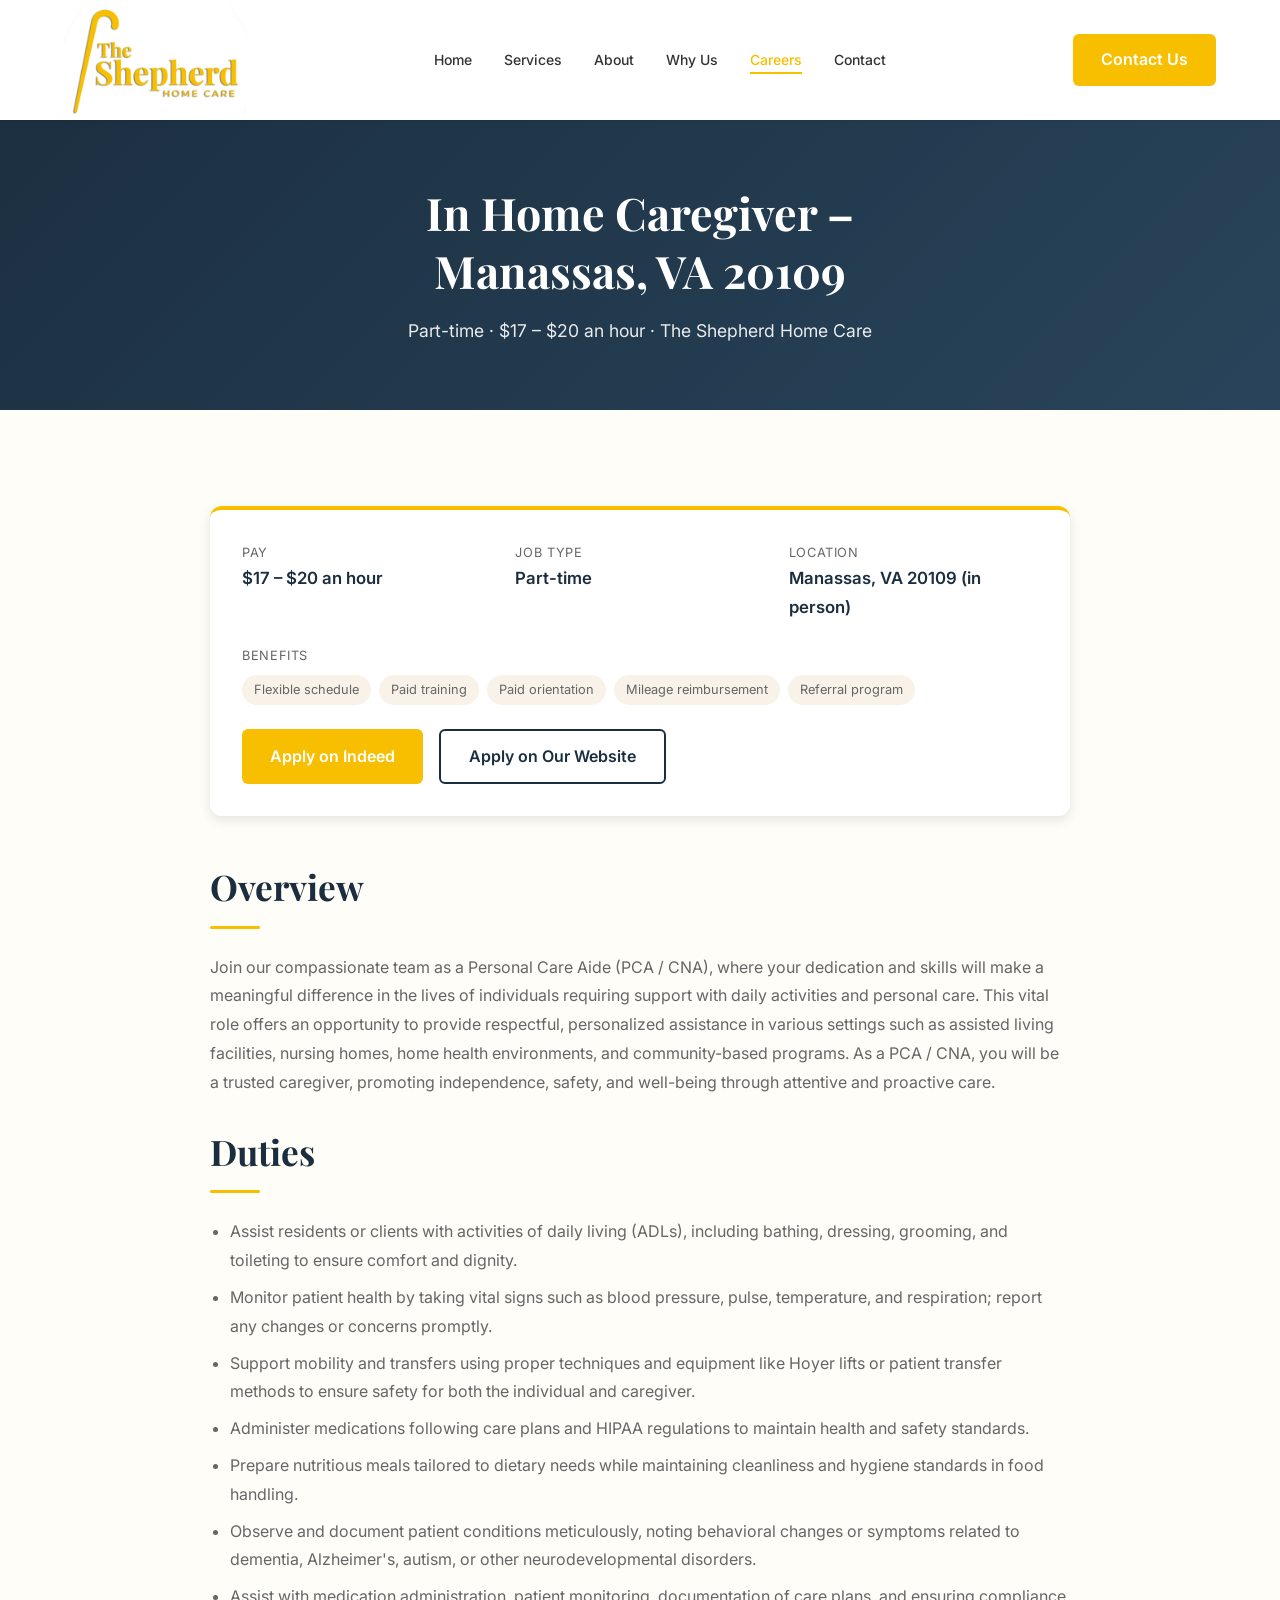
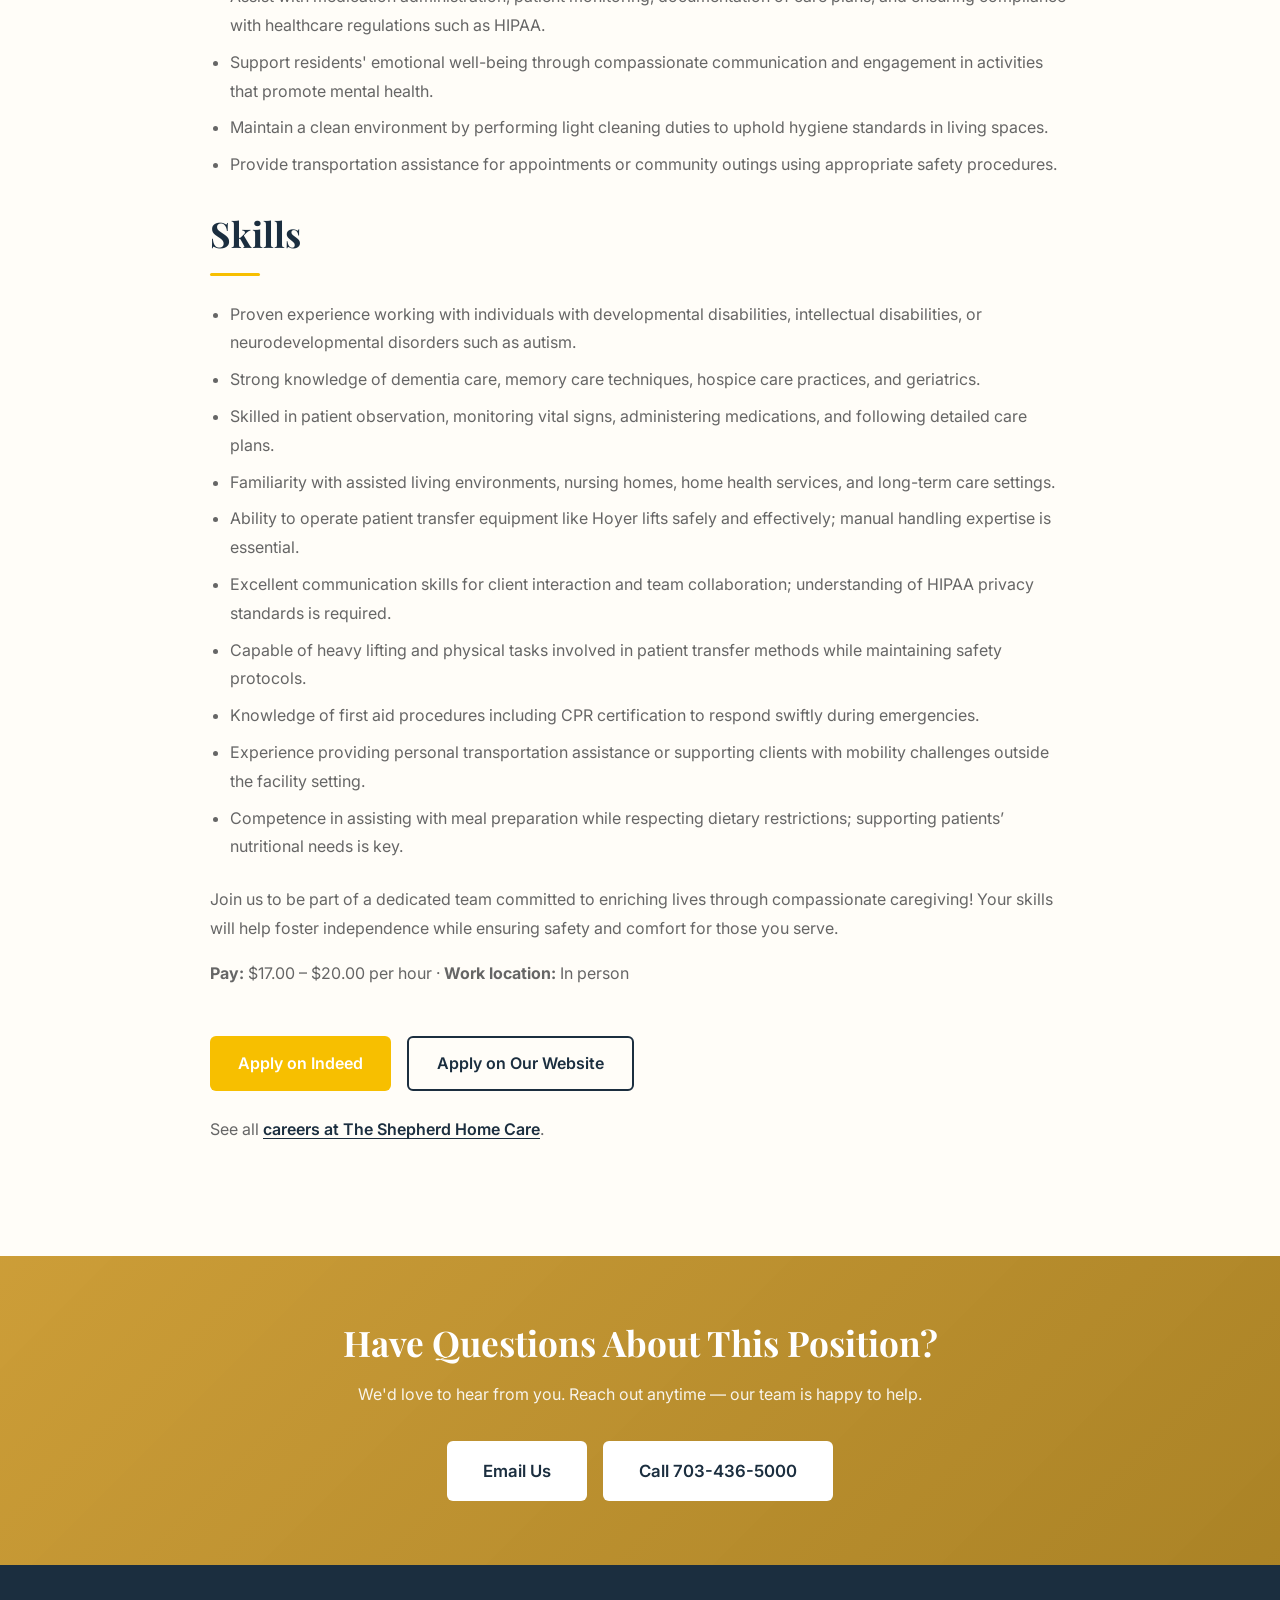
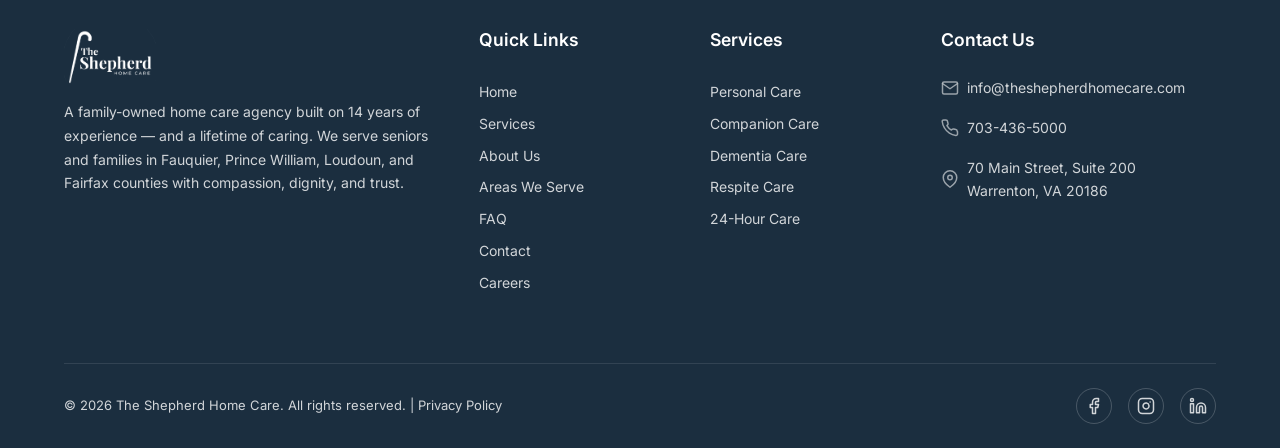
<file: caregiver-job-manassas.html>
<!DOCTYPE html>
<html lang="en-US">

<head>
  <meta charset="UTF-8">
  <meta name="viewport" content="width=device-width, initial-scale=1.0">
  <title>Caregiver Job in Manassas, VA | The Shepherd Home Care</title>
  <meta name="description"
    content="Part-time In Home Caregiver (PCA / CNA) job in Manassas, VA. $17–$20 an hour with paid training, paid orientation, mileage reimbursement and flexible hours.">
  <link rel="canonical" href="https://theshepherdhomecare.com/caregiver-job-manassas.html">
  <meta name="robots" content="index, follow">
  <meta name="theme-color" content="#1B2E3F">

  <!-- Open Graph / Twitter -->
  <meta property="og:type" content="website">
  <meta property="og:site_name" content="The Shepherd Home Care">
  <meta property="og:locale" content="en_US">
  <meta property="og:title" content="Caregiver Job in Manassas, VA | The Shepherd Home Care">
  <meta property="og:description"
    content="Part-time In Home Caregiver (PCA / CNA) job in Manassas, VA. $17–$20 an hour with paid training, paid orientation, mileage reimbursement and flexible hours.">
  <meta property="og:url" content="https://theshepherdhomecare.com/caregiver-job-manassas.html">
  <meta property="og:image" content="https://theshepherdhomecare.com/images/the-shepherd-home-care.png">
  <meta property="og:image:width" content="864">
  <meta property="og:image:height" content="379">
  <meta property="og:image:alt" content="The Shepherd Home Care logo">
  <meta name="twitter:card" content="summary_large_image">
  <meta name="twitter:title" content="Caregiver Job in Manassas, VA | The Shepherd Home Care">
  <meta name="twitter:description"
    content="Part-time In Home Caregiver (PCA / CNA) job in Manassas, VA. $17–$20 an hour with paid training, paid orientation, mileage reimbursement and flexible hours.">
  <meta name="twitter:image" content="https://theshepherdhomecare.com/images/the-shepherd-home-care.png">
  <meta name="twitter:image:alt" content="The Shepherd Home Care logo">
  <link rel="icon" type="image/png" href="/images/the-shepherd-home-care.png">

  <!-- Performance: connect early to font and image hosts, preload the page-hero background (LCP) -->
  <link rel="preconnect" href="https://fonts.googleapis.com">
  <link rel="preconnect" href="https://fonts.gstatic.com" crossorigin>
  <link rel="preconnect" href="https://images.pexels.com">
  <link rel="preload" as="image" fetchpriority="high"
    href="https://images.pexels.com/photos/7551596/pexels-photo-7551596.jpeg?auto=compress&amp;cs=tinysrgb&amp;w=1920">

  <!-- Google Fonts -->
  <link
    href="https://fonts.googleapis.com/css2?family=Inter:wght@400;500;600;700&family=Playfair+Display:wght@400;700&display=swap"
    rel="stylesheet">

  <!-- Styles -->
  <link rel="stylesheet" href="/css/styles.css">

  <!-- Structured data -->
  <script type="application/ld+json">
  {
    "@context": "https://schema.org",
    "@graph": [
      {
        "@type": "JobPosting",
        "@id": "https://theshepherdhomecare.com/caregiver-job-manassas.html#job",
        "url": "https://theshepherdhomecare.com/caregiver-job-manassas.html",
        "title": "In Home Caregiver",
        "description": "<p><strong>Overview</strong></p><p>Join our compassionate team as a Personal Care Aide (PCA / CNA), where your dedication and skills will make a meaningful difference in the lives of individuals requiring support with daily activities and personal care. This vital role offers an opportunity to provide respectful, personalized assistance in various settings such as assisted living facilities, nursing homes, home health environments, and community-based programs. As a PCA / CNA, you will be a trusted caregiver, promoting independence, safety, and well-being through attentive and proactive care.</p><p><strong>Duties</strong></p><ul><li>Assist residents or clients with activities of daily living (ADLs), including bathing, dressing, grooming, and toileting to ensure comfort and dignity.</li><li>Monitor patient health by taking vital signs such as blood pressure, pulse, temperature, and respiration; report any changes or concerns promptly.</li><li>Support mobility and transfers using proper techniques and equipment like Hoyer lifts or patient transfer methods to ensure safety for both the individual and caregiver.</li><li>Administer medications following care plans and HIPAA regulations to maintain health and safety standards.</li><li>Prepare nutritious meals tailored to dietary needs while maintaining cleanliness and hygiene standards in food handling.</li><li>Observe and document patient conditions meticulously, noting behavioral changes or symptoms related to dementia, Alzheimer's, autism, or other neurodevelopmental disorders.</li><li>Assist with medication administration, patient monitoring, documentation of care plans, and ensuring compliance with healthcare regulations such as HIPAA.</li><li>Support residents' emotional well-being through compassionate communication and engagement in activities that promote mental health.</li><li>Maintain a clean environment by performing light cleaning duties to uphold hygiene standards in living spaces.</li><li>Provide transportation assistance for appointments or community outings using appropriate safety procedures.</li></ul><p><strong>Skills</strong></p><ul><li>Proven experience working with individuals with developmental disabilities, intellectual disabilities, or neurodevelopmental disorders such as autism.</li><li>Strong knowledge of dementia care, memory care techniques, hospice care practices, and geriatrics.</li><li>Skilled in patient observation, monitoring vital signs, administering medications, and following detailed care plans.</li><li>Familiarity with assisted living environments, nursing homes, home health services, and long-term care settings.</li><li>Ability to operate patient transfer equipment like Hoyer lifts safely and effectively; manual handling expertise is essential.</li><li>Excellent communication skills for client interaction and team collaboration; understanding of HIPAA privacy standards is required.</li><li>Capable of heavy lifting and physical tasks involved in patient transfer methods while maintaining safety protocols.</li><li>Knowledge of first aid procedures including CPR certification to respond swiftly during emergencies.</li><li>Experience providing personal transportation assistance or supporting clients with mobility challenges outside the facility setting.</li><li>Competence in assisting with meal preparation while respecting dietary restrictions; supporting patients’ nutritional needs is key.</li></ul><p>Join us to be part of a dedicated team committed to enriching lives through compassionate caregiving! Your skills will help foster independence while ensuring safety and comfort for those you serve.</p><p><strong>Pay:</strong> $17.00 - $20.00 per hour</p><p><strong>Benefits:</strong></p><ul><li>Flexible schedule</li><li>Paid training</li><li>Paid orientation</li><li>Mileage reimbursement</li><li>Referral program</li></ul><p><strong>Work Location:</strong> In person</p>",
        "datePosted": "2026-11-03",
        "employmentType": "PART_TIME",
        "hiringOrganization": {
          "@type": "Organization",
          "name": "The Shepherd Home Care",
          "sameAs": "https://theshepherdhomecare.com/",
          "logo": "https://theshepherdhomecare.com/images/the-shepherd-home-care-light.png"
        },
        "jobLocation": {
          "@type": "Place",
          "address": {
            "@type": "PostalAddress",
            "addressLocality": "Manassas",
            "addressRegion": "VA",
            "postalCode": "20109",
            "addressCountry": "US"
          }
        },
        "baseSalary": {
          "@type": "MonetaryAmount",
          "currency": "USD",
          "value": {
            "@type": "QuantitativeValue",
            "minValue": 17,
            "maxValue": 20,
            "unitText": "HOUR"
          }
        },
        "jobBenefits": "Flexible schedule, Paid training, Paid orientation, Mileage reimbursement, Referral program",
        "directApply": false
      },
      {
        "@type": "WebPage",
        "@id": "https://theshepherdhomecare.com/caregiver-job-manassas.html#webpage",
        "url": "https://theshepherdhomecare.com/caregiver-job-manassas.html",
        "name": "Caregiver Job in Manassas, VA | The Shepherd Home Care",
        "inLanguage": "en-US",
        "isPartOf": {
          "@id": "https://theshepherdhomecare.com/#website"
        },
        "breadcrumb": {
          "@id": "https://theshepherdhomecare.com/caregiver-job-manassas.html#breadcrumb"
        }
      },
      {
        "@type": "BreadcrumbList",
        "@id": "https://theshepherdhomecare.com/caregiver-job-manassas.html#breadcrumb",
        "itemListElement": [
          {
            "@type": "ListItem",
            "position": 1,
            "name": "Home",
            "item": "https://theshepherdhomecare.com/"
          },
          {
            "@type": "ListItem",
            "position": 2,
            "name": "Careers",
            "item": "https://theshepherdhomecare.com/careers.html"
          },
          {
            "@type": "ListItem",
            "position": 3,
            "name": "In Home Caregiver – Manassas, VA 20109",
            "item": "https://theshepherdhomecare.com/caregiver-job-manassas.html"
          }
        ]
      }
    ]
  }
  </script>
</head>

<body class="page--sub">
  <!-- Skip Link -->
  <a class="skip-link" href="#main">Skip to main content</a>

  <!-- ==================== HEADER ==================== -->
  <header class="site-header header--scrolled" id="site-header" role="banner">
    <div class="container">
      <a class="logo" href="/">
        <img src="images/the-shepherd-home-care-yello.png" alt="The Shepherd Home Care" width="450" height="270">
      </a>

      <nav class="main-nav" role="navigation" aria-label="Main navigation">
        <ul class="nav-list">
          <li><a class="nav-link" href="/#home">Home</a></li>
          <li><a class="nav-link" href="/#services">Services</a></li>
          <li><a class="nav-link" href="/#about">About</a></li>
          <li><a class="nav-link" href="/#why-us">Why Us</a></li>
          <li><a class="nav-link active" href="/careers.html">Careers</a></li>
          <li><a class="nav-link" href="/#contact">Contact</a></li>
        </ul>
      </nav>

      <div class="header-actions">
        <a class="btn btn--primary header-cta" href="/#contact">Contact Us</a>
        <button class="nav-toggle" aria-label="Open menu" aria-expanded="false">
          <span></span>
          <span></span>
          <span></span>
        </button>
      </div>
    </div>

    <!-- Mobile Navigation -->
    <div class="mobile-nav" id="mobile-nav">
      <a href="/#home">Home</a>
      <a href="/#services">Services</a>
      <a href="/#about">About</a>
      <a href="/#why-us">Why Us</a>
      <a href="/careers.html">Careers</a>
      <a href="/#contact">Contact</a>
    </div>
  </header>

  <!-- ==================== MAIN CONTENT ==================== -->
  <main id="main">

    <!-- ===== PAGE HERO ===== -->
    <section class="page-hero">
      <div class="page-hero__content">
        <h1>In Home Caregiver &ndash; Manassas, VA 20109</h1>
        <p>Part-time &middot; $17 &ndash; $20 an hour &middot; The Shepherd Home Care</p>
      </div>
    </section>

    <!-- ===== JOB DETAILS ===== -->
    <section class="section page-content">
      <div class="container">
        <div class="job-detail">
          <div class="job-facts">
            <div>
              <div class="job-facts__label">Pay</div>
              <div class="job-facts__value">$17 &ndash; $20 an hour</div>
            </div>
            <div>
              <div class="job-facts__label">Job type</div>
              <div class="job-facts__value">Part-time</div>
            </div>
            <div>
              <div class="job-facts__label">Location</div>
              <div class="job-facts__value">Manassas, VA 20109 (in person)</div>
            </div>
            <div class="job-facts__wide">
              <div class="job-facts__label" style="margin-bottom:8px;">Benefits</div>
              <ul class="job-perks"><li>Flexible schedule</li><li>Paid training</li><li>Paid orientation</li><li>Mileage reimbursement</li><li>Referral program</li></ul>
            </div>
            <div class="job-facts__actions">
              <a class="btn btn--primary" href="https://www.indeed.com/viewjob?jk=641cf134e171d414" target="_blank" rel="noopener">Apply on Indeed</a>
              <a class="btn btn--outline" href="/careers.html#apply">Apply on Our Website</a>
            </div>
          </div>

          <div class="about__content">
            <h2>Overview</h2>
            <p>Join our compassionate team as a Personal Care Aide (PCA / CNA), where your dedication and skills will make a meaningful difference in the lives of individuals requiring support with daily activities and personal care. This vital role offers an opportunity to provide respectful, personalized assistance in various settings such as assisted living facilities, nursing homes, home health environments, and community-based programs. As a PCA / CNA, you will be a trusted caregiver, promoting independence, safety, and well-being through attentive and proactive care.</p>

            <h2>Duties</h2>
            <ul class="content-list"><li>Assist residents or clients with activities of daily living (ADLs), including bathing, dressing, grooming, and toileting to ensure comfort and dignity.</li><li>Monitor patient health by taking vital signs such as blood pressure, pulse, temperature, and respiration; report any changes or concerns promptly.</li><li>Support mobility and transfers using proper techniques and equipment like Hoyer lifts or patient transfer methods to ensure safety for both the individual and caregiver.</li><li>Administer medications following care plans and HIPAA regulations to maintain health and safety standards.</li><li>Prepare nutritious meals tailored to dietary needs while maintaining cleanliness and hygiene standards in food handling.</li><li>Observe and document patient conditions meticulously, noting behavioral changes or symptoms related to dementia, Alzheimer's, autism, or other neurodevelopmental disorders.</li><li>Assist with medication administration, patient monitoring, documentation of care plans, and ensuring compliance with healthcare regulations such as HIPAA.</li><li>Support residents' emotional well-being through compassionate communication and engagement in activities that promote mental health.</li><li>Maintain a clean environment by performing light cleaning duties to uphold hygiene standards in living spaces.</li><li>Provide transportation assistance for appointments or community outings using appropriate safety procedures.</li></ul>

            <h2>Skills</h2>
            <ul class="content-list"><li>Proven experience working with individuals with developmental disabilities, intellectual disabilities, or neurodevelopmental disorders such as autism.</li><li>Strong knowledge of dementia care, memory care techniques, hospice care practices, and geriatrics.</li><li>Skilled in patient observation, monitoring vital signs, administering medications, and following detailed care plans.</li><li>Familiarity with assisted living environments, nursing homes, home health services, and long-term care settings.</li><li>Ability to operate patient transfer equipment like Hoyer lifts safely and effectively; manual handling expertise is essential.</li><li>Excellent communication skills for client interaction and team collaboration; understanding of HIPAA privacy standards is required.</li><li>Capable of heavy lifting and physical tasks involved in patient transfer methods while maintaining safety protocols.</li><li>Knowledge of first aid procedures including CPR certification to respond swiftly during emergencies.</li><li>Experience providing personal transportation assistance or supporting clients with mobility challenges outside the facility setting.</li><li>Competence in assisting with meal preparation while respecting dietary restrictions; supporting patients’ nutritional needs is key.</li></ul>

            <p>Join us to be part of a dedicated team committed to enriching lives through compassionate caregiving! Your skills will help foster independence while ensuring safety and comfort for those you serve.</p>
            <p><strong>Pay:</strong> $17.00 &ndash; $20.00 per hour &middot; <strong>Work location:</strong> In person</p>

            <div class="job-facts__actions" style="margin-top:var(--space-xl);">
              <a class="btn btn--primary" href="https://www.indeed.com/viewjob?jk=641cf134e171d414" target="_blank" rel="noopener">Apply on Indeed</a>
              <a class="btn btn--outline" href="/careers.html#apply">Apply on Our Website</a>
            </div>
            <p style="margin-top:var(--space-lg);">See all <a href="/careers.html">careers at The Shepherd Home Care</a>.</p>
          </div>
        </div>
      </div>
    </section>

    <!-- ===== CTA BANNER ===== -->
    <section class="cta-banner">
      <div class="container">
        <h2>Have Questions About This Position?</h2>
        <p>We&#39;d love to hear from you. Reach out anytime &mdash; our team is happy to help.</p>
        <div style="display:flex;gap:16px;justify-content:center;flex-wrap:wrap;">
          <a class="btn btn--white btn--large" href="mailto:info@theshepherdhomecare.com">Email Us</a>
          <a class="btn btn--white btn--large" href="tel:+17034365000">Call 703-436-5000</a>
        </div>
      </div>
    </section>
  </main>

  <!-- ==================== FOOTER ==================== -->
  <footer class="site-footer" role="contentinfo">
    <div class="container">
      <div class="footer-grid">
        <div class="footer-col footer-about">
          <a class="logo" href="/">
            <img src="images/the-shepherd-home-care-footer-logo.png" alt="The Shepherd Home Care" width="450" height="270" loading="lazy">
          </a>
          <p style="margin-top:16px;">A family-owned home care agency built on 14 years of experience &mdash; and a
            lifetime of caring. We serve seniors and families in Fauquier, Prince William, Loudoun, and Fairfax
            counties with compassion, dignity, and trust.</p>
        </div>

        <div class="footer-col footer-links">
          <p class="footer-heading">Quick Links</p>
          <a href="/#home">Home</a>
          <a href="/#services">Services</a>
          <a href="/#about">About Us</a>
          <a href="/areas-we-serve.html">Areas We Serve</a>
          <a href="/#faq">FAQ</a>
          <a href="/#contact">Contact</a>
          <a href="/careers.html">Careers</a>
        </div>

        <div class="footer-col footer-links">
          <p class="footer-heading">Services</p>
          <a href="/personal-care.html">Personal Care</a>
          <a href="/companion-care.html">Companion Care</a>
          <a href="/dementia-care.html">Dementia Care</a>
          <a href="/respite-care.html">Respite Care</a>
          <a href="/24-hour-care.html">24-Hour Care</a>
        </div>

        <div class="footer-col">
          <p class="footer-heading">Contact Us</p>
          <address class="footer-address">
            <div class="footer-contact-item">
              <svg width="18" height="18" viewBox="0 0 24 24" fill="none" stroke="currentColor" stroke-width="2"
                stroke-linecap="round" stroke-linejoin="round">
                <path d="M4 4h16c1.1 0 2 .9 2 2v12c0 1.1-.9 2-2 2H4c-1.1 0-2-.9-2-2V6c0-1.1.9-2 2-2z" />
                <polyline points="22,6 12,13 2,6" />
              </svg>
              <a href="mailto:info@theshepherdhomecare.com">info@theshepherdhomecare.com</a>
            </div>

            <div class="footer-contact-item">
              <svg width="18" height="18" viewBox="0 0 24 24" fill="none" stroke="currentColor" stroke-width="2"
                stroke-linecap="round" stroke-linejoin="round">
                <path d="M22 16.92v3a2 2 0 0 1-2.18 2 19.79 19.79 0 0 1-8.63-3.07A19.5 19.5 0 0 1 4.69 12a19.79 19.79 0 0 1-3.07-8.67A2 2 0 0 1 3.6 1.18h3a2 2 0 0 1 2 1.72c.127.96.361 1.903.7 2.81a2 2 0 0 1-.45 2.11L7.91 8.77a16 16 0 0 0 6 6l.95-.95a2 2 0 0 1 2.11-.45c.907.339 1.85.573 2.81.7a2 2 0 0 1 1.72 2z" />
              </svg>
              <a href="tel:+17034365000">703-436-5000</a>
            </div>

            <div class="footer-contact-item">
              <svg width="18" height="18" viewBox="0 0 24 24" fill="none" stroke="currentColor" stroke-width="2"
                stroke-linecap="round" stroke-linejoin="round">
                <path d="M21 10c0 7-9 13-9 13s-9-6-9-13a9 9 0 0 1 18 0z" />
                <circle cx="12" cy="10" r="3" />
              </svg>
              70 Main Street, Suite 200<br>Warrenton, VA 20186
            </div>
          </address>
        </div>
      </div>

      <div class="footer-bottom">
        <p>&copy; 2026 The Shepherd Home Care. All rights reserved. | <a href="/privacy-policy.html">Privacy Policy</a></p>
        <div class="footer-social">
          <a href="https://www.facebook.com/theshepherdhomecare" aria-label="The Shepherd Home Care on Facebook" target="_blank" rel="noopener">
            <svg width="18" height="18" viewBox="0 0 24 24" fill="none" stroke="currentColor" stroke-width="2"
              stroke-linecap="round" stroke-linejoin="round">
              <path d="M18 2h-3a5 5 0 0 0-5 5v3H7v4h3v8h4v-8h3l1-4h-4V7a1 1 0 0 1 1-1h3z" />
            </svg>
          </a>
          <a href="https://www.instagram.com/theshepherdhomecare/" aria-label="The Shepherd Home Care on Instagram" target="_blank" rel="noopener">
            <svg width="18" height="18" viewBox="0 0 24 24" fill="none" stroke="currentColor" stroke-width="2"
              stroke-linecap="round" stroke-linejoin="round">
              <rect x="2" y="2" width="20" height="20" rx="5" ry="5" />
              <path d="M16 11.37A4 4 0 1 1 12.63 8 4 4 0 0 1 16 11.37z" />
              <line x1="17.5" y1="6.5" x2="17.51" y2="6.5" />
            </svg>
          </a>
          <a href="https://www.linkedin.com/company/the-shepherd-home-care/" aria-label="The Shepherd Home Care on LinkedIn" target="_blank" rel="noopener">
            <svg width="18" height="18" viewBox="0 0 24 24" fill="none" stroke="currentColor" stroke-width="2"
              stroke-linecap="round" stroke-linejoin="round">
              <path d="M16 8a6 6 0 0 1 6 6v7h-4v-7a2 2 0 0 0-2-2 2 2 0 0 0-2 2v7h-4v-7a6 6 0 0 1 6-6z" />
              <rect x="2" y="9" width="4" height="12" />
              <circle cx="4" cy="4" r="2" />
            </svg>
          </a>
        </div>
      </div>
    </div>
  </footer>

  <!-- Back to Top -->
  <button class="back-to-top" id="back-to-top" aria-label="Back to top">
    <svg width="20" height="20" viewBox="0 0 24 24" fill="none" stroke="currentColor" stroke-width="2"
      stroke-linecap="round" stroke-linejoin="round">
      <polyline points="18 15 12 9 6 15" />
    </svg>
  </button>

  <!-- Scripts -->
  <script src="/js/main.js" defer></script>
</body>

</html>
</file>
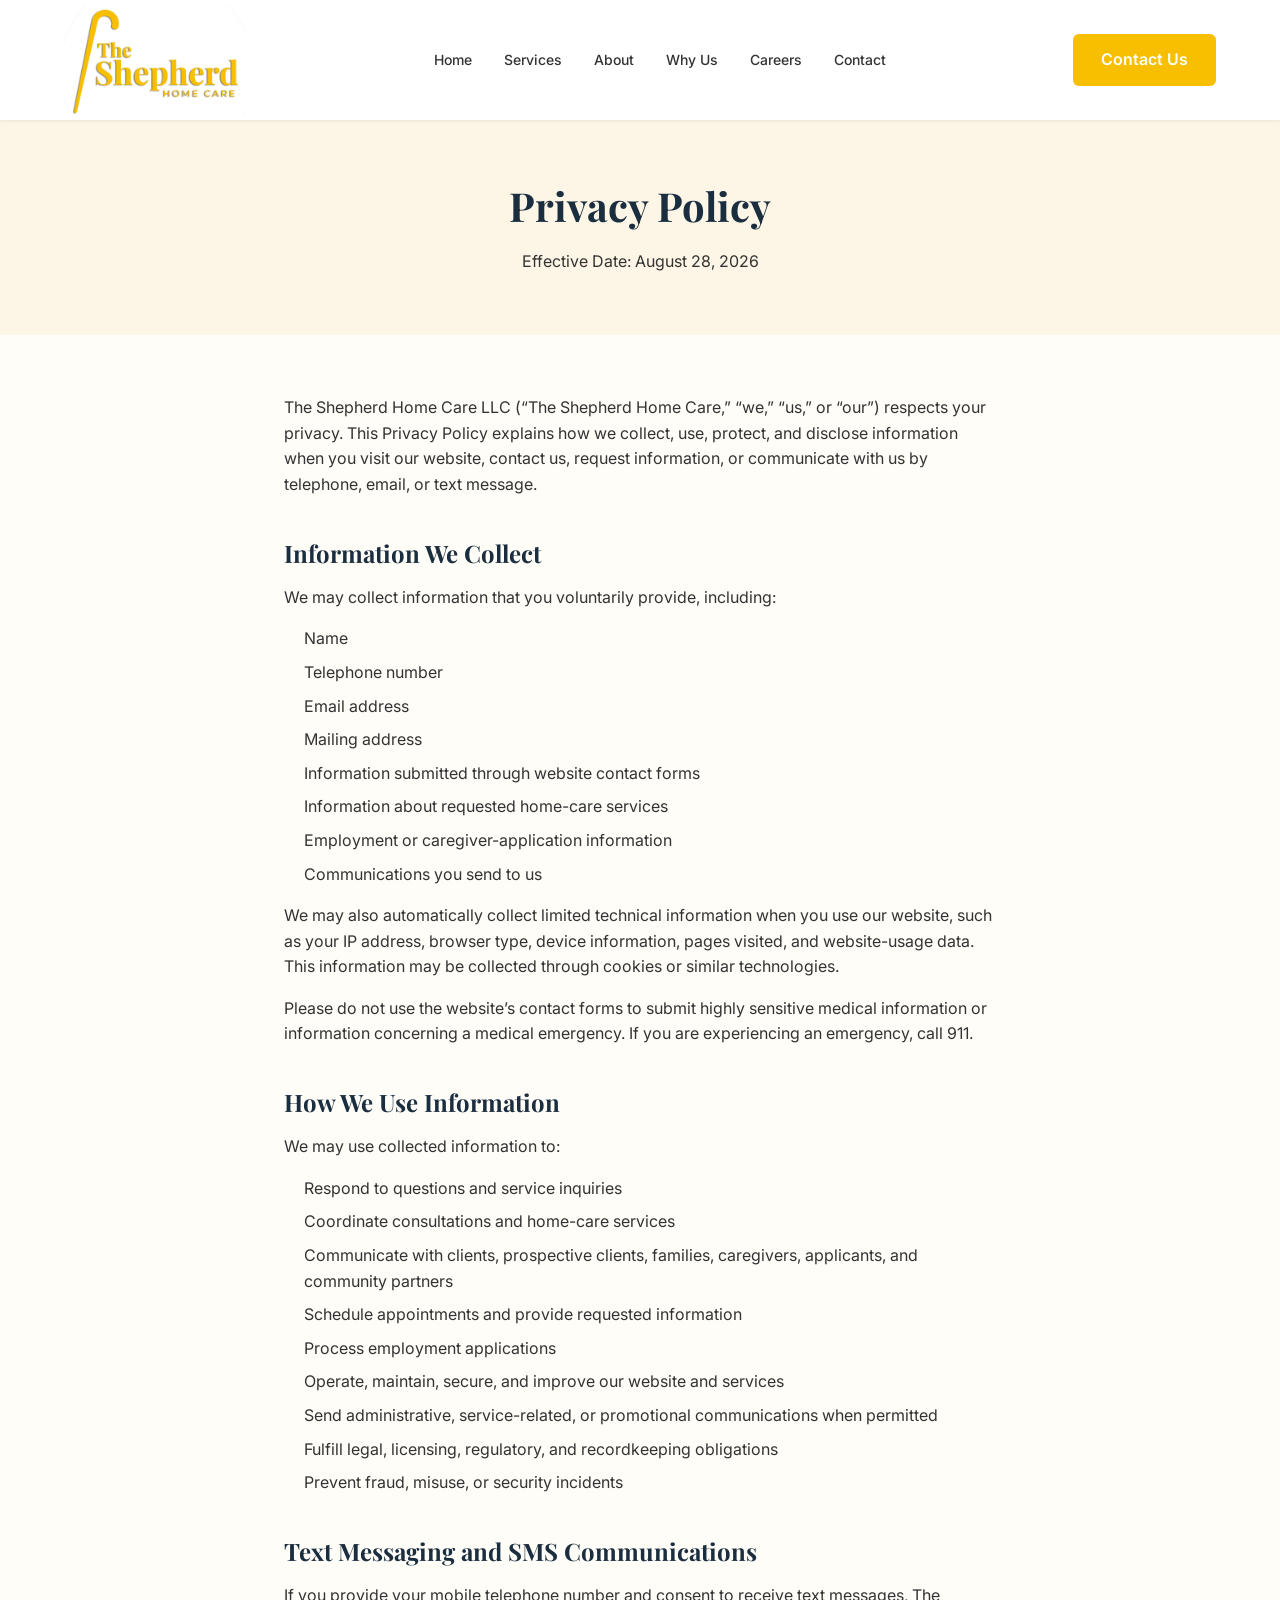
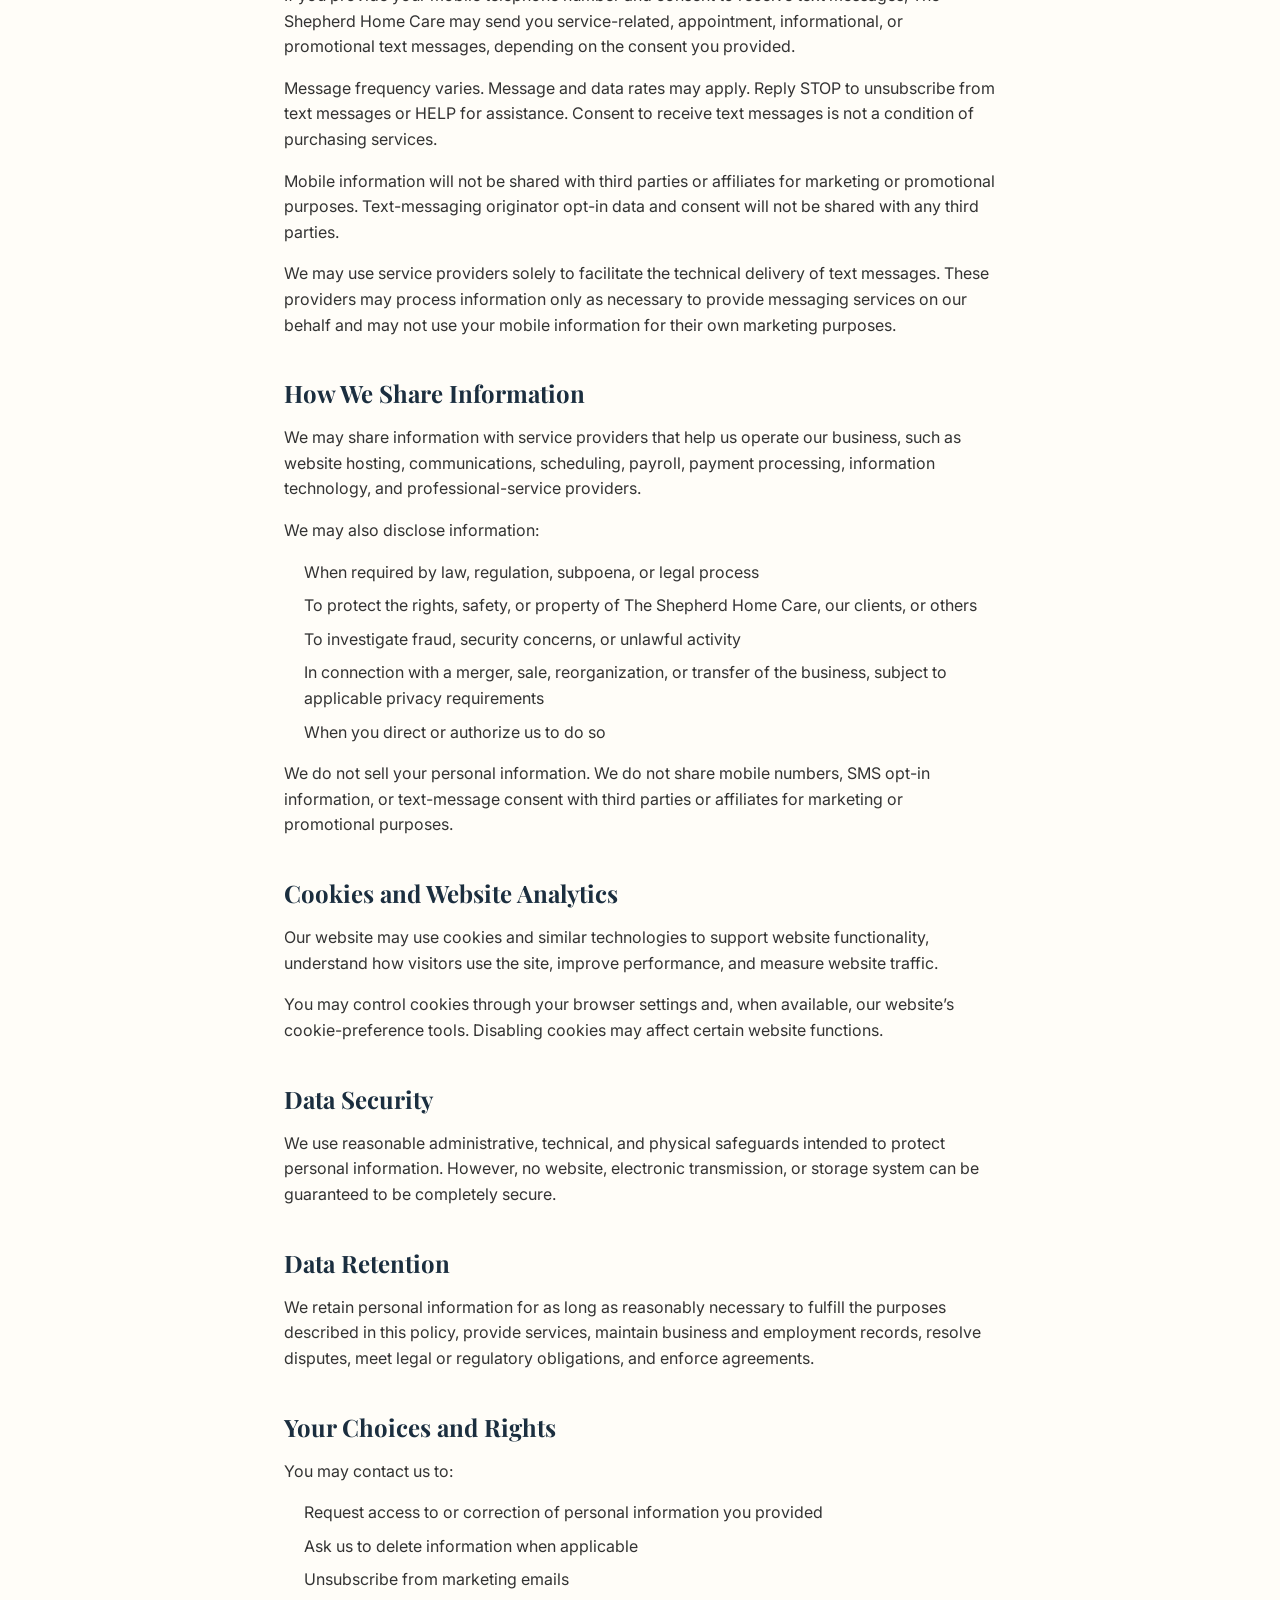
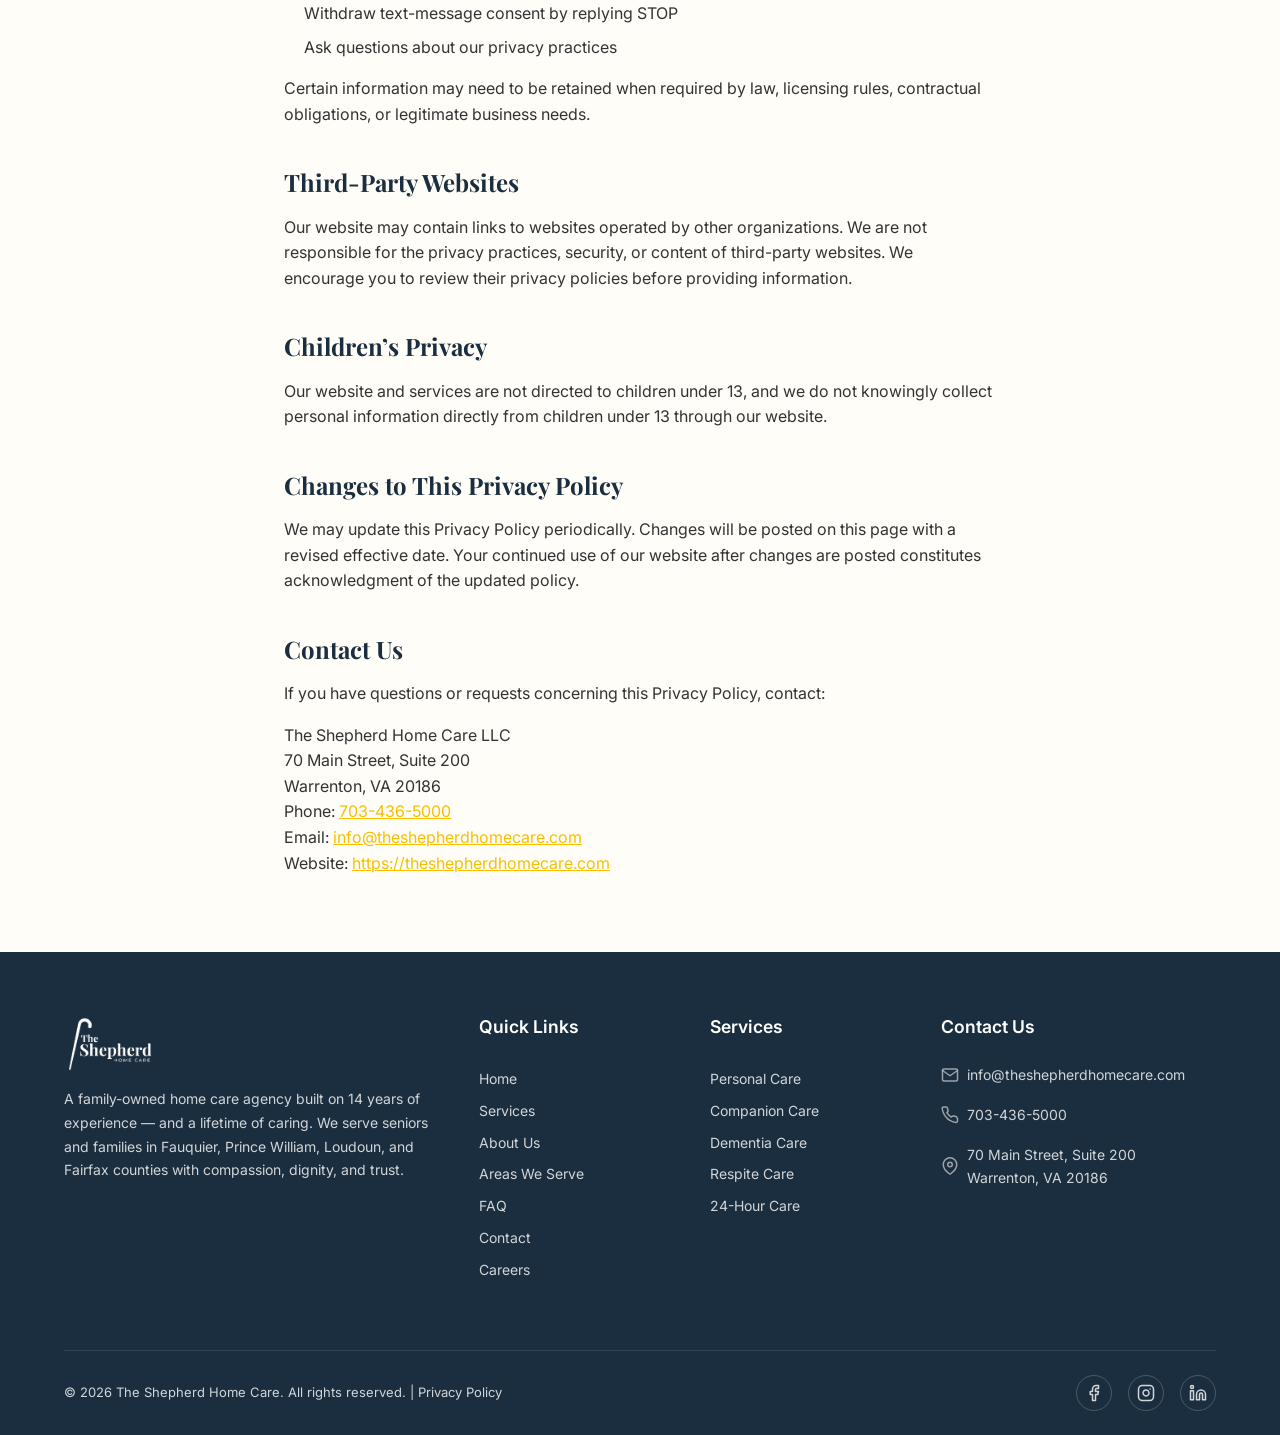
<file: privacy-policy.html>
<!DOCTYPE html>
<html lang="en-US">

<head>
  <meta charset="UTF-8">
  <meta name="viewport" content="width=device-width, initial-scale=1.0">
  <title>Privacy Policy | The Shepherd Home Care</title>
  <meta name="description"
    content="How The Shepherd Home Care collects, uses, and protects your information, including website forms, phone, email, and text message (SMS) communications.">
  <link rel="canonical" href="https://theshepherdhomecare.com/privacy-policy.html">
  <meta name="robots" content="index, follow">
  <meta name="theme-color" content="#1B2E3F">

  <!-- Open Graph / Twitter -->
  <meta property="og:type" content="website">
  <meta property="og:site_name" content="The Shepherd Home Care">
  <meta property="og:locale" content="en_US">
  <meta property="og:title" content="Privacy Policy | The Shepherd Home Care">
  <meta property="og:description"
    content="How The Shepherd Home Care collects, uses, and protects your information, including text message (SMS) communications.">
  <meta property="og:url" content="https://theshepherdhomecare.com/privacy-policy.html">
  <meta property="og:image" content="https://theshepherdhomecare.com/images/the-shepherd-home-care.png">
  <meta property="og:image:width" content="864">
  <meta property="og:image:height" content="379">
  <meta property="og:image:alt" content="The Shepherd Home Care logo">
  <meta name="twitter:card" content="summary_large_image">
  <meta name="twitter:title" content="Privacy Policy | The Shepherd Home Care">
  <meta name="twitter:description"
    content="How The Shepherd Home Care collects, uses, and protects your information, including text message (SMS) communications.">
  <meta name="twitter:image" content="https://theshepherdhomecare.com/images/the-shepherd-home-care.png">
  <meta name="twitter:image:alt" content="The Shepherd Home Care logo">
  <link rel="icon" type="image/png" href="/images/the-shepherd-home-care.png">

  <!-- Google Fonts -->
  <link rel="preconnect" href="https://fonts.googleapis.com">
  <link rel="preconnect" href="https://fonts.gstatic.com" crossorigin>
  <link
    href="https://fonts.googleapis.com/css2?family=Inter:wght@400;500;600;700&family=Playfair+Display:wght@400;700&display=swap"
    rel="stylesheet">

  <!-- Structured data -->
  <script type="application/ld+json">
  {
    "@context": "https://schema.org",
    "@graph": [
      {
        "@type": "WebPage",
        "@id": "https://theshepherdhomecare.com/privacy-policy.html#webpage",
        "url": "https://theshepherdhomecare.com/privacy-policy.html",
        "name": "Privacy Policy | The Shepherd Home Care",
        "inLanguage": "en-US",
        "isPartOf": { "@id": "https://theshepherdhomecare.com/#website" },
        "breadcrumb": { "@id": "https://theshepherdhomecare.com/privacy-policy.html#breadcrumb" }
      },
      {
        "@type": "BreadcrumbList",
        "@id": "https://theshepherdhomecare.com/privacy-policy.html#breadcrumb",
        "itemListElement": [
          { "@type": "ListItem", "position": 1, "name": "Home", "item": "https://theshepherdhomecare.com/" },
          { "@type": "ListItem", "position": 2, "name": "Privacy Policy", "item": "https://theshepherdhomecare.com/privacy-policy.html" }
        ]
      }
    ]
  }
  </script>

  <!-- Styles -->
  <link rel="stylesheet" href="css/styles.css">
  <style>
    .page-header {
      padding: calc(var(--header-height) + 60px) 0 60px;
      background: var(--color-primary-light);
      text-align: center;
    }
    .page-header h1 {
      color: var(--color-navy);
      font-size: 2.5rem;
      margin-bottom: 16px;
    }
    .policy-content {
      max-width: 800px;
      margin: 0 auto;
      padding: 60px 20px;
      font-size: 1rem;
      line-height: 1.6;
      color: var(--color-text);
    }
    .policy-content h2 {
      color: var(--color-navy);
      margin-top: 40px;
      margin-bottom: 16px;
      font-size: 1.5rem;
    }
    .policy-content p {
      margin-bottom: 16px;
    }
    .policy-content ul {
      margin-bottom: 16px;
      padding-left: 20px;
    }
    .policy-content li {
      margin-bottom: 8px;
    }
    .policy-content a {
      color: var(--color-primary);
      text-decoration: underline;
    }
  </style>
</head>

<body>
  <!-- Skip Link -->
  <a class="skip-link" href="#main">Skip to main content</a>

  <!-- ==================== HEADER ==================== -->
  <header class="site-header" id="site-header" role="banner">
    <div class="container">
      <a class="logo" href="/">
        <img src="images/the-shepherd-home-care-yello.png" alt="The Shepherd Home Care" width="450" height="270">
      </a>

      <nav class="main-nav" role="navigation" aria-label="Main navigation">
        <ul class="nav-list">
          <li><a class="nav-link" href="/#home">Home</a></li>
          <li><a class="nav-link" href="/#services">Services</a></li>
          <li><a class="nav-link" href="/#about">About</a></li>
          <li><a class="nav-link" href="/#why-us">Why Us</a></li>
          <li><a class="nav-link" href="/careers.html">Careers</a></li>
          <li><a class="nav-link" href="/#contact">Contact</a></li>
        </ul>
      </nav>

      <div class="header-actions">
        <a class="btn btn--primary header-cta" href="/#contact">Contact Us</a>
        <button class="nav-toggle" aria-label="Open menu" aria-expanded="false">
          <span></span>
          <span></span>
          <span></span>
        </button>
      </div>
    </div>

    <!-- Mobile Navigation -->
    <div class="mobile-nav" id="mobile-nav">
      <a href="/#home">Home</a>
      <a href="/#services">Services</a>
      <a href="/#about">About</a>
      <a href="/#why-us">Why Us</a>
      <a href="/careers.html">Careers</a>
      <a href="/#contact">Contact</a>
      <a class="btn btn--primary btn--large" href="/#contact" style="margin-top:16px;">Contact Us</a>
    </div>
  </header>

  <!-- ==================== MAIN CONTENT ==================== -->
  <main id="main">
    <section class="page-header">
      <div class="container">
        <h1>Privacy Policy</h1>
        <p>Effective Date: August 28, 2026</p>
      </div>
    </section>

    <section class="policy-content">
      <div class="container">
        <p>The Shepherd Home Care LLC (“The Shepherd Home Care,” “we,” “us,” or “our”) respects your privacy. This Privacy Policy explains how we collect, use, protect, and disclose information when you visit our website, contact us, request information, or communicate with us by telephone, email, or text message.</p>
        
        <h2>Information We Collect</h2>
        <p>We may collect information that you voluntarily provide, including:</p>
        <ul>
          <li>Name</li>
          <li>Telephone number</li>
          <li>Email address</li>
          <li>Mailing address</li>
          <li>Information submitted through website contact forms</li>
          <li>Information about requested home-care services</li>
          <li>Employment or caregiver-application information</li>
          <li>Communications you send to us</li>
        </ul>
        <p>We may also automatically collect limited technical information when you use our website, such as your IP address, browser type, device information, pages visited, and website-usage data. This information may be collected through cookies or similar technologies.</p>
        <p>Please do not use the website’s contact forms to submit highly sensitive medical information or information concerning a medical emergency. If you are experiencing an emergency, call 911.</p>
        
        <h2>How We Use Information</h2>
        <p>We may use collected information to:</p>
        <ul>
          <li>Respond to questions and service inquiries</li>
          <li>Coordinate consultations and home-care services</li>
          <li>Communicate with clients, prospective clients, families, caregivers, applicants, and community partners</li>
          <li>Schedule appointments and provide requested information</li>
          <li>Process employment applications</li>
          <li>Operate, maintain, secure, and improve our website and services</li>
          <li>Send administrative, service-related, or promotional communications when permitted</li>
          <li>Fulfill legal, licensing, regulatory, and recordkeeping obligations</li>
          <li>Prevent fraud, misuse, or security incidents</li>
        </ul>

        <h2>Text Messaging and SMS Communications</h2>
        <p>If you provide your mobile telephone number and consent to receive text messages, The Shepherd Home Care may send you service-related, appointment, informational, or promotional text messages, depending on the consent you provided.</p>
        <p>Message frequency varies. Message and data rates may apply. Reply STOP to unsubscribe from text messages or HELP for assistance. Consent to receive text messages is not a condition of purchasing services.</p>
        <p>Mobile information will not be shared with third parties or affiliates for marketing or promotional purposes. Text-messaging originator opt-in data and consent will not be shared with any third parties.</p>
        <p>We may use service providers solely to facilitate the technical delivery of text messages. These providers may process information only as necessary to provide messaging services on our behalf and may not use your mobile information for their own marketing purposes.</p>

        <h2>How We Share Information</h2>
        <p>We may share information with service providers that help us operate our business, such as website hosting, communications, scheduling, payroll, payment processing, information technology, and professional-service providers.</p>
        <p>We may also disclose information:</p>
        <ul>
          <li>When required by law, regulation, subpoena, or legal process</li>
          <li>To protect the rights, safety, or property of The Shepherd Home Care, our clients, or others</li>
          <li>To investigate fraud, security concerns, or unlawful activity</li>
          <li>In connection with a merger, sale, reorganization, or transfer of the business, subject to applicable privacy requirements</li>
          <li>When you direct or authorize us to do so</li>
        </ul>
        <p>We do not sell your personal information. We do not share mobile numbers, SMS opt-in information, or text-message consent with third parties or affiliates for marketing or promotional purposes.</p>

        <h2>Cookies and Website Analytics</h2>
        <p>Our website may use cookies and similar technologies to support website functionality, understand how visitors use the site, improve performance, and measure website traffic.</p>
        <p>You may control cookies through your browser settings and, when available, our website’s cookie-preference tools. Disabling cookies may affect certain website functions.</p>

        <h2>Data Security</h2>
        <p>We use reasonable administrative, technical, and physical safeguards intended to protect personal information. However, no website, electronic transmission, or storage system can be guaranteed to be completely secure.</p>

        <h2>Data Retention</h2>
        <p>We retain personal information for as long as reasonably necessary to fulfill the purposes described in this policy, provide services, maintain business and employment records, resolve disputes, meet legal or regulatory obligations, and enforce agreements.</p>

        <h2>Your Choices and Rights</h2>
        <p>You may contact us to:</p>
        <ul>
          <li>Request access to or correction of personal information you provided</li>
          <li>Ask us to delete information when applicable</li>
          <li>Unsubscribe from marketing emails</li>
          <li>Withdraw text-message consent by replying STOP</li>
          <li>Ask questions about our privacy practices</li>
        </ul>
        <p>Certain information may need to be retained when required by law, licensing rules, contractual obligations, or legitimate business needs.</p>

        <h2>Third-Party Websites</h2>
        <p>Our website may contain links to websites operated by other organizations. We are not responsible for the privacy practices, security, or content of third-party websites. We encourage you to review their privacy policies before providing information.</p>

        <h2>Children’s Privacy</h2>
        <p>Our website and services are not directed to children under 13, and we do not knowingly collect personal information directly from children under 13 through our website.</p>

        <h2>Changes to This Privacy Policy</h2>
        <p>We may update this Privacy Policy periodically. Changes will be posted on this page with a revised effective date. Your continued use of our website after changes are posted constitutes acknowledgment of the updated policy.</p>

        <h2>Contact Us</h2>
        <p>If you have questions or requests concerning this Privacy Policy, contact:</p>
        <p>
          The Shepherd Home Care LLC<br>
          70 Main Street, Suite 200<br>
          Warrenton, VA 20186<br>
          Phone: <a href="tel:+17034365000">703-436-5000</a><br>
          Email: <a href="mailto:info@theshepherdhomecare.com">info@theshepherdhomecare.com</a><br>
          Website: <a href="https://theshepherdhomecare.com/">https://theshepherdhomecare.com</a>
        </p>
      </div>
    </section>
  </main>

  <!-- ==================== FOOTER ==================== -->
  <footer class="site-footer" role="contentinfo">
    <div class="container">
      <div class="footer-grid">
        <!-- About Column -->
        <div class="footer-col footer-about">
          <a class="logo" href="/">
            <img src="images/the-shepherd-home-care-footer-logo.png" alt="The Shepherd Home Care" width="450" height="270" loading="lazy">
          </a>
          <p style="margin-top:16px;">A family-owned home care agency built on 14 years of experience &mdash; and a
            lifetime of caring. We serve seniors and families in Fauquier, Prince William, Loudoun, and Fairfax
            counties with compassion, dignity, and trust.</p>
        </div>

        <!-- Quick Links -->
        <div class="footer-col footer-links">
          <p class="footer-heading">Quick Links</p>
          <a href="/#home">Home</a>
          <a href="/#services">Services</a>
          <a href="/#about">About Us</a>
          <a href="/areas-we-serve.html">Areas We Serve</a>
          <a href="/#faq">FAQ</a>
          <a href="/#contact">Contact</a>
          <a href="/careers.html">Careers</a>
        </div>

        <!-- Services -->
        <div class="footer-col footer-links">
          <p class="footer-heading">Services</p>
          <a href="/personal-care.html">Personal Care</a>
          <a href="/companion-care.html">Companion Care</a>
          <a href="/dementia-care.html">Dementia Care</a>
          <a href="/respite-care.html">Respite Care</a>
          <a href="/24-hour-care.html">24-Hour Care</a>
        </div>

        <!-- Contact Info -->
        <div class="footer-col">
          <p class="footer-heading">Contact Us</p>
          <address class="footer-address">
            <div class="footer-contact-item">
              <svg width="18" height="18" viewBox="0 0 24 24" fill="none" stroke="currentColor" stroke-width="2"
                stroke-linecap="round" stroke-linejoin="round">
                <path d="M4 4h16c1.1 0 2 .9 2 2v12c0 1.1-.9 2-2 2H4c-1.1 0-2-.9-2-2V6c0-1.1.9-2 2-2z" />
                <polyline points="22,6 12,13 2,6" />
              </svg>
              <a href="mailto:info@theshepherdhomecare.com">info@theshepherdhomecare.com</a>
            </div>

            <div class="footer-contact-item">
              <svg width="18" height="18" viewBox="0 0 24 24" fill="none" stroke="currentColor" stroke-width="2"
                stroke-linecap="round" stroke-linejoin="round">
                <path d="M22 16.92v3a2 2 0 0 1-2.18 2 19.79 19.79 0 0 1-8.63-3.07A19.5 19.5 0 0 1 4.69 12a19.79 19.79 0 0 1-3.07-8.67A2 2 0 0 1 3.6 1.18h3a2 2 0 0 1 2 1.72c.127.96.361 1.903.7 2.81a2 2 0 0 1-.45 2.11L7.91 8.77a16 16 0 0 0 6 6l.95-.95a2 2 0 0 1 2.11-.45c.907.339 1.85.573 2.81.7a2 2 0 0 1 1.72 2z" />
              </svg>
              <a href="tel:+17034365000">703-436-5000</a>
            </div>

            <div class="footer-contact-item">
              <svg width="18" height="18" viewBox="0 0 24 24" fill="none" stroke="currentColor" stroke-width="2"
                stroke-linecap="round" stroke-linejoin="round">
                <path d="M21 10c0 7-9 13-9 13s-9-6-9-13a9 9 0 0 1 18 0z" />
                <circle cx="12" cy="10" r="3" />
              </svg>
              70 Main Street, Suite 200<br>Warrenton, VA 20186
            </div>
          </address>
        </div>
      </div>

      <div class="footer-bottom">
        <p>&copy; 2026 The Shepherd Home Care. All rights reserved. | <a href="/privacy-policy.html">Privacy Policy</a></p>
        <div class="footer-social">
          <a href="https://www.facebook.com/theshepherdhomecare" aria-label="The Shepherd Home Care on Facebook" target="_blank" rel="noopener">
            <svg width="18" height="18" viewBox="0 0 24 24" fill="none" stroke="currentColor" stroke-width="2"
              stroke-linecap="round" stroke-linejoin="round">
              <path d="M18 2h-3a5 5 0 0 0-5 5v3H7v4h3v8h4v-8h3l1-4h-4V7a1 1 0 0 1 1-1h3z" />
            </svg>
          </a>
          <a href="https://www.instagram.com/theshepherdhomecare/" aria-label="The Shepherd Home Care on Instagram" target="_blank" rel="noopener">
            <svg width="18" height="18" viewBox="0 0 24 24" fill="none" stroke="currentColor" stroke-width="2"
              stroke-linecap="round" stroke-linejoin="round">
              <rect x="2" y="2" width="20" height="20" rx="5" ry="5" />
              <path d="M16 11.37A4 4 0 1 1 12.63 8 4 4 0 0 1 16 11.37z" />
              <line x1="17.5" y1="6.5" x2="17.51" y2="6.5" />
            </svg>
          </a>
          <a href="https://www.linkedin.com/company/the-shepherd-home-care/" aria-label="The Shepherd Home Care on LinkedIn" target="_blank" rel="noopener">
            <svg width="18" height="18" viewBox="0 0 24 24" fill="none" stroke="currentColor" stroke-width="2"
              stroke-linecap="round" stroke-linejoin="round">
              <path d="M16 8a6 6 0 0 1 6 6v7h-4v-7a2 2 0 0 0-2-2 2 2 0 0 0-2 2v7h-4v-7a6 6 0 0 1 6-6z" />
              <rect x="2" y="9" width="4" height="12" />
              <circle cx="4" cy="4" r="2" />
            </svg>
          </a>
        </div>
      </div>
    </div>
  </footer>

  <!-- Back to Top -->
  <button class="back-to-top" id="back-to-top" aria-label="Back to top">
    <svg width="20" height="20" viewBox="0 0 24 24" fill="none" stroke="currentColor" stroke-width="2"
      stroke-linecap="round" stroke-linejoin="round">
      <polyline points="18 15 12 9 6 15" />
    </svg>
  </button>

  <!-- Scripts -->
  <script src="js/main.js" defer></script>
</body>

</html>
</file>
<file: css/styles.css>
/* ============================================
   THE SHEPHERD HOME CARE - MAIN STYLESHEET
   ============================================ */

/* ----- CSS Custom Properties (Design Tokens) ----- */
:root {
  /* Colors - matched to brand logo gold */
  --color-primary: #F7BF00;
  --color-primary-dark: #DFA800;
  --color-primary-light: #FDF6E6;
  --color-navy: #1B2E3F;
  --color-navy-light: #2C4A62;
  --color-text: #333333;
  --color-text-light: #666666;
  --color-bg: #FFFDF8;
  --color-bg-warm: #F8F2E8;
  --color-white: #FFFFFF;
  --color-accent: #D4A43A;
  --color-error: #C0392B;
  --color-success: #27AE60;

  /* Typography */
  --font-heading: 'Playfair Display', Georgia, serif;
  --font-body: 'Inter', -apple-system, BlinkMacSystemFont, 'Segoe UI', sans-serif;
  --fs-hero: clamp(2.2rem, 5vw, 3.75rem);
  --fs-h1: clamp(1.8rem, 4vw, 2.8rem);
  --fs-h2: clamp(1.5rem, 3vw, 2.2rem);
  --fs-h3: clamp(1.2rem, 2vw, 1.5rem);
  --fs-body: 1rem;
  --fs-small: 0.875rem;
  --fs-xs: 0.8125rem;

  /* Spacing */
  --space-xs: 4px;
  --space-sm: 8px;
  --space-md: 16px;
  --space-lg: 24px;
  --space-xl: 32px;
  --space-2xl: 48px;
  --space-3xl: 64px;
  --space-4xl: 96px;

  /* Effects */
  --shadow-sm: 0 1px 3px rgba(0, 0, 0, 0.08);
  --shadow-md: 0 4px 12px rgba(0, 0, 0, 0.1);
  --shadow-lg: 0 8px 30px rgba(0, 0, 0, 0.12);
  --radius-sm: 6px;
  --radius-md: 12px;
  --radius-lg: 20px;
  --transition: 0.3s ease;

  /* Layout */
  --container-max: 1200px;
  --header-height: 120px;
}

/* ----- Modern Reset ----- */
*, *::before, *::after {
  box-sizing: border-box;
  margin: 0;
  padding: 0;
}

html {
  scroll-behavior: smooth;
  scroll-padding-top: var(--header-height);
}

body {
  font-family: var(--font-body);
  font-size: var(--fs-body);
  color: var(--color-text);
  background-color: var(--color-bg);
  line-height: 1.7;
  -webkit-font-smoothing: antialiased;
  -moz-osx-font-smoothing: grayscale;
}

img {
  max-width: 100%;
  display: block;
}

a {
  color: inherit;
  text-decoration: none;
}

ul, ol {
  list-style: none;
}

button {
  font: inherit;
  cursor: pointer;
  border: none;
  background: none;
}

input, textarea, select {
  font: inherit;
}

h1, h2, h3, h4 {
  font-family: var(--font-heading);
  color: var(--color-navy);
  line-height: 1.3;
  font-weight: 700;
}

@media (prefers-reduced-motion: reduce) {
  *, *::before, *::after {
    animation-duration: 0.01ms !important;
    animation-iteration-count: 1 !important;
    transition-duration: 0.01ms !important;
    scroll-behavior: auto !important;
  }
}

/* ----- Layout Utilities ----- */
.container {
  max-width: var(--container-max);
  margin: 0 auto;
  padding: 0 var(--space-lg);
}

.section {
  padding: var(--space-4xl) 0;
}

.section--alt {
  background-color: var(--color-bg-warm);
}

.section-header {
  text-align: center;
  max-width: 700px;
  margin: 0 auto var(--space-3xl);
}

.section-header h2 {
  font-size: var(--fs-h2);
  margin-bottom: var(--space-md);
}

.section-header h2::after {
  content: '';
  display: block;
  width: 50px;
  height: 3px;
  background: var(--color-primary);
  margin: var(--space-md) auto 0;
  border-radius: 2px;
}

.section-header p {
  color: var(--color-text-light);
  font-size: 1.05rem;
}

.sr-only {
  position: absolute;
  width: 1px;
  height: 1px;
  padding: 0;
  margin: -1px;
  overflow: hidden;
  clip: rect(0, 0, 0, 0);
  white-space: nowrap;
  border: 0;
}

/* ----- Buttons ----- */
.btn {
  display: inline-flex;
  align-items: center;
  justify-content: center;
  gap: var(--space-sm);
  padding: 12px 28px;
  border-radius: var(--radius-sm);
  font-weight: 600;
  font-size: var(--fs-body);
  transition: all var(--transition);
  text-align: center;
  white-space: nowrap;
}

.btn:focus-visible {
  outline: 3px solid var(--color-primary);
  outline-offset: 2px;
}

.btn--primary {
  background-color: var(--color-primary);
  color: var(--color-white);
}

.btn--primary:hover {
  background-color: var(--color-primary-dark);
  transform: translateY(-1px);
  box-shadow: var(--shadow-md);
}

.btn--secondary {
  border: 2px solid var(--color-primary);
  color: var(--color-primary);
  background: transparent;
}

.btn--secondary:hover {
  background-color: var(--color-primary);
  color: var(--color-white);
  transform: translateY(-1px);
}

.btn--white {
  background-color: var(--color-white);
  color: var(--color-navy);
}

.btn--white:hover {
  background-color: var(--color-bg);
  transform: translateY(-1px);
  box-shadow: var(--shadow-md);
}

.btn--large {
  padding: 16px 36px;
  font-size: 1.05rem;
}

/* ----- Cards ----- */
.card {
  background: var(--color-white);
  border-radius: var(--radius-md);
  padding: var(--space-xl);
  box-shadow: var(--shadow-sm);
  transition: all var(--transition);
}

.card:hover {
  box-shadow: var(--shadow-lg);
  transform: translateY(-4px);
}

.card__icon {
  width: 64px;
  height: 64px;
  border-radius: 50%;
  background: var(--color-primary-light);
  display: flex;
  align-items: center;
  justify-content: center;
  margin-bottom: var(--space-lg);
  font-size: 1.75rem;
  color: var(--color-primary);
}

.card__title {
  font-family: var(--font-heading);
  font-size: var(--fs-h3);
  color: var(--color-navy);
  margin-bottom: var(--space-sm);
}

.card__text {
  color: var(--color-text-light);
  line-height: 1.6;
  font-size: 0.95rem;
}

/* ----- Forms ----- */
.form-group {
  margin-bottom: var(--space-lg);
}

.form-label {
  display: block;
  font-size: var(--fs-small);
  font-weight: 600;
  color: var(--color-navy);
  margin-bottom: var(--space-sm);
}

.form-input,
.form-textarea,
.form-select {
  width: 100%;
  padding: 12px 16px;
  border: 1.5px solid #D1D5DB;
  border-radius: var(--radius-sm);
  font-size: var(--fs-body);
  color: var(--color-text);
  background: var(--color-white);
  transition: border-color var(--transition), box-shadow var(--transition);
}

.form-input:focus,
.form-textarea:focus,
.form-select:focus {
  outline: none;
  border-color: var(--color-primary);
  box-shadow: 0 0 0 3px rgba(38, 119, 124, 0.15);
}

.form-input.is-invalid,
.form-textarea.is-invalid {
  border-color: var(--color-error);
}

.form-textarea {
  min-height: 120px;
  resize: vertical;
}

.form-error {
  display: none;
  color: var(--color-error);
  font-size: var(--fs-xs);
  margin-top: var(--space-xs);
}

.form-input.is-invalid + .form-error,
.form-textarea.is-invalid + .form-error,
.form-select.is-invalid + .form-error {
  display: block;
}

.form-row {
  display: grid;
  grid-template-columns: 1fr;
  gap: var(--space-lg);
}

@media (min-width: 576px) {
  .form-row {
    grid-template-columns: 1fr 1fr;
  }
}

/* ============================================
   HEADER & NAVIGATION
   ============================================ */
.site-header {
  position: fixed;
  top: 0;
  left: 0;
  right: 0;
  z-index: 1000;
  height: var(--header-height);
  background: var(--color-white);
  box-shadow: var(--shadow-sm);
  transition: all var(--transition);
}

.site-header .container {
  display: flex;
  align-items: center;
  justify-content: space-between;
  height: 100%;
}

.logo {
  display: block;
  line-height: 0;
  flex-shrink: 0;
}

.logo img {
  max-height: 90px;
  width: auto;
  max-width: 320px;
  object-fit: contain;
}

@media (min-width: 768px) {
  .logo img {
    max-height: 110px;
    max-width: 400px;
  }
}

.main-nav {
  display: none;
}

.nav-list {
  display: flex;
  align-items: center;
  gap: var(--space-xl);
}

.nav-link {
  color: var(--color-text);
  font-size: var(--fs-small);
  font-weight: 500;
  transition: color var(--transition);
  position: relative;
  padding: 4px 0;
}

.nav-link::after {
  content: '';
  position: absolute;
  bottom: -2px;
  left: 0;
  width: 0;
  height: 2px;
  background: var(--color-primary);
  transition: width var(--transition);
}

.nav-link:hover::after,
.nav-link.active::after {
  width: 100%;
}

.nav-link:hover,
.nav-link.active {
  color: var(--color-primary);
}

.header-actions {
  display: flex;
  align-items: center;
  gap: var(--space-md);
}

.header-phone {
  color: var(--color-primary);
  font-weight: 600;
  font-size: var(--fs-small);
  transition: color var(--transition);
  display: none;
}

.header-cta {
  display: none;
}

/* Hamburger */
.nav-toggle {
  display: flex;
  flex-direction: column;
  gap: 5px;
  padding: 4px;
  z-index: 1001;
}

.nav-toggle span {
  display: block;
  width: 24px;
  height: 2px;
  background: var(--color-navy);
  transition: all var(--transition);
  border-radius: 2px;
}

.nav-open .nav-toggle span:nth-child(1) {
  transform: rotate(45deg) translate(5px, 5px);
}

.nav-open .nav-toggle span:nth-child(2) {
  opacity: 0;
}

.nav-open .nav-toggle span:nth-child(3) {
  transform: rotate(-45deg) translate(5px, -5px);
}

/* Mobile Nav Overlay */
.mobile-nav {
  display: none;
  position: fixed;
  top: 0;
  left: 0;
  right: 0;
  bottom: 0;
  background: var(--color-navy);
  z-index: 999;
  padding: calc(var(--header-height) + var(--space-2xl)) var(--space-xl) var(--space-xl);
  flex-direction: column;
  align-items: center;
  justify-content: center;
  gap: var(--space-lg);
}

.nav-open .mobile-nav {
  display: flex;
}

.mobile-nav a {
  color: var(--color-white);
  font-family: var(--font-heading);
  font-size: 1.5rem;
  padding: var(--space-sm) 0;
  transition: color var(--transition);
}

.mobile-nav a:hover {
  color: var(--color-primary-light);
}

.nav-open .nav-toggle span {
  background: var(--color-white);
}

/* Desktop Nav */
@media (min-width: 1024px) {
  .main-nav {
    display: block;
  }

  .nav-toggle {
    display: none;
  }

  .mobile-nav {
    display: none !important;
  }

  .header-phone {
    display: block;
  }

  .header-cta {
    display: inline-flex;
  }
}

/* ============================================
   HERO SECTION
   ============================================ */
.hero {
  position: relative;
  min-height: 100vh;
  display: flex;
  align-items: center;
  justify-content: center;
  text-align: center;
  background: linear-gradient(135deg, rgba(27, 46, 63, 0.88) 0%, rgba(44, 74, 98, 0.78) 100%),
              url('https://images.pexels.com/photos/3768131/pexels-photo-3768131.jpeg?auto=compress&cs=tinysrgb&w=1920') center/cover no-repeat;
  background-color: var(--color-navy);
  color: var(--color-white);
  padding: var(--header-height) var(--space-lg) var(--space-3xl);
}

.hero__content {
  max-width: 750px;
}

.hero__badge {
  display: inline-block;
  padding: 6px 18px;
  background: rgba(255, 255, 255, 0.15);
  border: 1px solid rgba(255, 255, 255, 0.25);
  border-radius: 50px;
  font-size: var(--fs-small);
  font-weight: 500;
  margin-bottom: var(--space-lg);
  backdrop-filter: blur(4px);
}

.hero__title {
  font-size: var(--fs-hero);
  color: var(--color-white);
  margin-bottom: var(--space-lg);
  line-height: 1.15;
}

.hero__subtitle {
  font-size: 1.15rem;
  opacity: 0.9;
  margin-bottom: var(--space-2xl);
  max-width: 600px;
  margin-left: auto;
  margin-right: auto;
  line-height: 1.7;
}

.hero__actions {
  display: flex;
  flex-wrap: wrap;
  gap: var(--space-md);
  justify-content: center;
}

/* ============================================
   SERVICES SECTION
   ============================================ */
.services-grid {
  display: grid;
  grid-template-columns: 1fr;
  gap: var(--space-lg);
}

@media (min-width: 576px) {
  .services-grid {
    grid-template-columns: repeat(2, 1fr);
  }
}

@media (min-width: 1024px) {
  .services-grid {
    grid-template-columns: repeat(3, 1fr);
  }
}

.service-card {
  text-align: center;
  padding: 0;
  overflow: hidden;
}

.service-card__image {
  width: 100%;
  height: 200px;
  overflow: hidden;
}

.service-card__image img {
  width: 100%;
  height: 100%;
  object-fit: cover;
  transition: transform 0.5s ease;
}

.service-card:hover .service-card__image img {
  transform: scale(1.05);
}

.service-card__content {
  padding: var(--space-xl);
}

.service-card__content .card__icon {
  margin-left: auto;
  margin-right: auto;
}

/* ============================================
   ABOUT SECTION
   ============================================ */
.about-grid {
  display: grid;
  grid-template-columns: 1fr;
  gap: var(--space-3xl);
  align-items: center;
}

@media (min-width: 768px) {
  .about-grid {
    grid-template-columns: 1.2fr 1fr;
  }
}

.about__content h2 {
  font-size: var(--fs-h2);
  margin-bottom: var(--space-lg);
}

.about__content h2::after {
  content: '';
  display: block;
  width: 50px;
  height: 3px;
  background: var(--color-primary);
  margin-top: var(--space-md);
  border-radius: 2px;
}

.about__content p {
  color: var(--color-text-light);
  margin-bottom: var(--space-md);
  line-height: 1.8;
}

.about__content .btn {
  margin-top: var(--space-md);
}

.about__image {
  border-radius: var(--radius-lg);
  aspect-ratio: 4/3;
  overflow: hidden;
  position: relative;
}

.about__image img {
  width: 100%;
  height: 100%;
  object-fit: cover;
}

.about__image-placeholder {
  text-align: center;
  color: var(--color-primary);
}

.about__image-placeholder svg {
  width: 80px;
  height: 80px;
  opacity: 0.4;
}

.about__stats {
  display: grid;
  grid-template-columns: repeat(3, 1fr);
  gap: var(--space-md);
  margin-top: var(--space-xl);
  padding-top: var(--space-xl);
  border-top: 1px solid #E5E7EB;
}

.stat {
  text-align: center;
}

.stat__number {
  font-family: var(--font-heading);
  font-size: 1.75rem;
  color: var(--color-primary);
  font-weight: 700;
}

.stat__label {
  font-size: var(--fs-xs);
  color: var(--color-text-light);
  margin-top: var(--space-xs);
}

/* ============================================
   WHY CHOOSE US SECTION
   ============================================ */
.why-grid {
  display: grid;
  grid-template-columns: 1fr;
  gap: var(--space-lg);
}

@media (min-width: 576px) {
  .why-grid {
    grid-template-columns: repeat(2, 1fr);
  }
}

@media (min-width: 1024px) {
  .why-grid {
    grid-template-columns: repeat(4, 1fr);
  }
}

.why-card {
  text-align: center;
  padding: var(--space-2xl) var(--space-lg);
  background: var(--color-white);
  border-radius: var(--radius-md);
  border: 1px solid rgba(0, 0, 0, 0.05);
  transition: all var(--transition);
}

.why-card:hover {
  border-color: var(--color-primary);
  box-shadow: var(--shadow-md);
}

.why-card__icon {
  width: 56px;
  height: 56px;
  background: var(--color-primary-light);
  border-radius: 50%;
  display: flex;
  align-items: center;
  justify-content: center;
  margin: 0 auto var(--space-md);
  font-size: 1.5rem;
}

.why-card__title {
  font-family: var(--font-heading);
  font-size: 1.1rem;
  color: var(--color-navy);
  margin-bottom: var(--space-sm);
}

.why-card__text {
  font-size: var(--fs-small);
  color: var(--color-text-light);
}

/* ============================================
   TESTIMONIALS SECTION
   ============================================ */
.testimonials {
  text-align: center;
}

.testimonial-slider {
  max-width: 700px;
  margin: 0 auto;
  position: relative;
  min-height: 200px;
}

.testimonial {
  transition: opacity 0.5s ease;
}

.testimonial__quote {
  font-family: var(--font-heading);
  font-size: clamp(1.1rem, 2vw, 1.35rem);
  color: var(--color-navy);
  line-height: 1.7;
  margin-bottom: var(--space-lg);
  position: relative;
  padding: 0 var(--space-lg);
}

.testimonial__quote::before {
  content: '\201C';
  font-size: 4rem;
  color: var(--color-primary);
  opacity: 0.3;
  position: absolute;
  top: -20px;
  left: -10px;
  font-family: var(--font-heading);
  line-height: 1;
}

.testimonial__avatar {
  width: 64px;
  height: 64px;
  border-radius: 50%;
  margin: 0 auto var(--space-md);
  background: var(--color-primary);
  color: var(--color-white);
  display: flex;
  align-items: center;
  justify-content: center;
  font-family: var(--font-heading);
  font-size: 1.5rem;
  font-weight: 700;
}

.testimonial__author {
  font-weight: 600;
  color: var(--color-text);
}

.testimonial__role {
  font-size: var(--fs-small);
  color: var(--color-text-light);
}

.testimonial-dots {
  display: flex;
  justify-content: center;
  gap: var(--space-sm);
  margin-top: var(--space-xl);
}

.testimonial-dot {
  width: 10px;
  height: 10px;
  border-radius: 50%;
  background: #D1D5DB;
  cursor: pointer;
  transition: background var(--transition);
}

.testimonial-dot.active {
  background: var(--color-primary);
}

/* ============================================
   CONTACT SECTION
   ============================================ */
.contact-grid {
  display: grid;
  grid-template-columns: 1fr;
  gap: var(--space-2xl);
}

@media (min-width: 768px) {
  .contact-grid {
    grid-template-columns: 1.2fr 1fr;
  }
}

.contact-form {
  background: var(--color-white);
  padding: var(--space-2xl);
  border-radius: var(--radius-md);
  box-shadow: var(--shadow-sm);
}

.contact-form h3 {
  font-size: var(--fs-h3);
  margin-bottom: var(--space-lg);
}

.contact-info-card {
  display: flex;
  flex-direction: column;
  gap: var(--space-lg);
}

.contact-info-item {
  display: flex;
  align-items: flex-start;
  gap: var(--space-md);
  padding: var(--space-lg);
  background: var(--color-white);
  border-radius: var(--radius-md);
  box-shadow: var(--shadow-sm);
}

.contact-info-item__icon {
  width: 48px;
  height: 48px;
  background: var(--color-primary-light);
  border-radius: 50%;
  display: flex;
  align-items: center;
  justify-content: center;
  flex-shrink: 0;
  color: var(--color-primary);
  font-size: 1.2rem;
}

.contact-info-item__label {
  font-size: var(--fs-small);
  color: var(--color-text-light);
  margin-bottom: 2px;
}

.contact-info-item__value {
  font-weight: 600;
  color: var(--color-navy);
}

.contact-info-item__value a {
  color: var(--color-primary);
  transition: color var(--transition);
}

.contact-info-item__value a:hover {
  color: var(--color-primary-dark);
}

.form-success {
  display: none;
  text-align: center;
  padding: var(--space-2xl);
}

.form-success.show {
  display: block;
}

.form-success svg {
  color: var(--color-success);
  margin-bottom: var(--space-md);
}

/* ============================================
   CTA BANNER
   ============================================ */
.cta-banner {
  background: linear-gradient(135deg, rgba(200, 149, 40, 0.92) 0%, rgba(166, 124, 26, 0.95) 100%),
              url('https://images.pexels.com/photos/18429373/pexels-photo-18429373.jpeg?auto=compress&cs=tinysrgb&w=1920') center/cover no-repeat;
  color: var(--color-white);
  text-align: center;
  padding: var(--space-3xl) var(--space-lg);
}

.cta-banner h2 {
  color: var(--color-white);
  font-size: var(--fs-h2);
  margin-bottom: var(--space-md);
}

.cta-banner p {
  opacity: 0.9;
  margin-bottom: var(--space-xl);
  max-width: 600px;
  margin-left: auto;
  margin-right: auto;
}

/* ============================================
   FOOTER
   ============================================ */
.site-footer {
  background: var(--color-navy);
  color: rgba(255, 255, 255, 0.8);
  padding: var(--space-3xl) 0 0;
}

.footer-grid {
  display: grid;
  grid-template-columns: 1fr;
  gap: var(--space-2xl);
  padding-bottom: var(--space-3xl);
}

@media (min-width: 576px) {
  .footer-grid {
    grid-template-columns: repeat(2, 1fr);
  }
}

@media (min-width: 1024px) {
  .footer-grid {
    grid-template-columns: 2fr 1fr 1fr 1.5fr;
  }
}

.footer-col h4,
.footer-heading {
  color: var(--color-white);
  font-size: 1.1rem;
  line-height: 1.3;
  margin-bottom: var(--space-lg);
  font-family: var(--font-body);
  font-weight: 600;
}

/* Footer contact block uses <address> for semantics; keep it visually unchanged */
.footer-address {
  font-style: normal;
}

.footer-about .logo {
  margin-bottom: var(--space-md);
}

.footer-about .logo img {
  max-height: 55px;
  width: auto;
  border-radius: var(--radius-sm);
}

.footer-about p {
  font-size: var(--fs-small);
  line-height: 1.7;
}

.footer-links a {
  display: block;
  padding: 4px 0;
  font-size: var(--fs-small);
  transition: color var(--transition);
}

.footer-links a:hover {
  color: var(--color-white);
}

.footer-contact-item {
  display: flex;
  align-items: center;
  gap: var(--space-sm);
  margin-bottom: var(--space-md);
  font-size: var(--fs-small);
}

.footer-contact-item svg {
  width: 18px;
  height: 18px;
  flex-shrink: 0;
  opacity: 0.7;
}

.footer-bottom {
  border-top: 1px solid rgba(255, 255, 255, 0.1);
  padding: var(--space-lg) 0;
  display: flex;
  flex-wrap: wrap;
  justify-content: space-between;
  align-items: center;
  gap: var(--space-md);
  font-size: var(--fs-xs);
}

.footer-social {
  display: flex;
  gap: var(--space-md);
}

.footer-social a {
  width: 36px;
  height: 36px;
  border-radius: 50%;
  border: 1px solid rgba(255, 255, 255, 0.2);
  display: flex;
  align-items: center;
  justify-content: center;
  transition: all var(--transition);
}

.footer-social a:hover {
  background: var(--color-primary);
  border-color: var(--color-primary);
  color: var(--color-white);
}

/* ============================================
   SCROLL ANIMATIONS
   ============================================ */
.animate-on-scroll {
  opacity: 0;
  transform: translateY(30px);
  transition: opacity 0.6s ease, transform 0.6s ease;
}

.animate-on-scroll.is-visible {
  opacity: 1;
  transform: translateY(0);
}

.animate-on-scroll:nth-child(2) { transition-delay: 0.1s; }
.animate-on-scroll:nth-child(3) { transition-delay: 0.2s; }
.animate-on-scroll:nth-child(4) { transition-delay: 0.3s; }
.animate-on-scroll:nth-child(5) { transition-delay: 0.4s; }

/* ============================================
   PAGE HERO (for sub-pages like Careers)
   ============================================ */
.page-hero {
  background: linear-gradient(135deg, rgba(27, 46, 63, 0.88) 0%, rgba(44, 74, 98, 0.78) 100%),
              url('https://images.pexels.com/photos/7551596/pexels-photo-7551596.jpeg?auto=compress&cs=tinysrgb&w=1920') center/cover no-repeat;
  background-color: var(--color-navy);
  color: var(--color-white);
  text-align: center;
  padding: calc(var(--header-height) + var(--space-3xl)) var(--space-lg) var(--space-3xl);
  min-height: 40vh;
  display: flex;
  align-items: center;
  justify-content: center;
}

.page-hero__content {
  max-width: 600px;
}

.page-hero h1 {
  color: var(--color-white);
  font-size: var(--fs-h1);
  margin-bottom: var(--space-md);
}

.page-hero p {
  opacity: 0.9;
  font-size: 1.1rem;
}

/* ============================================
   CAREERS PAGE SPECIFICS
   ============================================ */
.benefits-grid {
  display: grid;
  grid-template-columns: 1fr;
  gap: var(--space-lg);
}

@media (min-width: 576px) {
  .benefits-grid {
    grid-template-columns: repeat(2, 1fr);
  }
}

@media (min-width: 1024px) {
  .benefits-grid {
    grid-template-columns: repeat(3, 1fr);
  }
}

.benefit-card {
  text-align: center;
  padding: var(--space-2xl) var(--space-lg);
}

.benefit-card .card__icon {
  margin-left: auto;
  margin-right: auto;
}

.application-section .container {
  max-width: 800px;
}

.application-form {
  background: var(--color-white);
  padding: var(--space-2xl);
  border-radius: var(--radius-md);
  box-shadow: var(--shadow-sm);
}

.application-form h3 {
  font-size: var(--fs-h3);
  margin-bottom: var(--space-lg);
  text-align: center;
}

.file-upload {
  position: relative;
}

.file-upload input[type="file"] {
  position: absolute;
  opacity: 0;
  width: 100%;
  height: 100%;
  cursor: pointer;
  top: 0;
  left: 0;
}

.file-upload-label {
  display: flex;
  align-items: center;
  gap: var(--space-sm);
  padding: 12px 16px;
  border: 1.5px dashed #D1D5DB;
  border-radius: var(--radius-sm);
  color: var(--color-text-light);
  cursor: pointer;
  transition: border-color var(--transition);
}

.file-upload-label:hover {
  border-color: var(--color-primary);
}

.file-upload-label svg {
  width: 20px;
  height: 20px;
  flex-shrink: 0;
}

.file-name {
  font-size: var(--fs-small);
  color: var(--color-primary);
  margin-top: var(--space-xs);
}

/* ============================================
   SKIP LINK (Accessibility)
   ============================================ */
.skip-link {
  position: absolute;
  top: -100%;
  left: var(--space-md);
  background: var(--color-primary);
  color: var(--color-white);
  padding: var(--space-sm) var(--space-md);
  border-radius: var(--radius-sm);
  z-index: 9999;
  font-weight: 600;
}

.skip-link:focus {
  top: var(--space-md);
}

/* ============================================
   BACK TO TOP BUTTON
   ============================================ */
.back-to-top {
  position: fixed;
  bottom: var(--space-xl);
  right: var(--space-xl);
  width: 48px;
  height: 48px;
  background: var(--color-primary);
  color: var(--color-white);
  border-radius: 50%;
  display: flex;
  align-items: center;
  justify-content: center;
  box-shadow: var(--shadow-md);
  opacity: 0;
  visibility: hidden;
  transition: all var(--transition);
  z-index: 99;
}

.back-to-top.visible {
  opacity: 1;
  visibility: visible;
}

.back-to-top:hover {
  background: var(--color-primary-dark);
  transform: translateY(-2px);
}

/* ============================================
   SERVICE LINKS, FAQ, SERVICE & AREA PAGES
   ============================================ */
.service-card__link {
  display: inline-block;
  margin-top: var(--space-md);
  font-weight: 600;
  font-size: var(--fs-small);
  color: var(--color-navy);
  text-decoration: underline;
  text-underline-offset: 3px;
}

.service-card__link:hover {
  color: var(--color-primary-dark);
}

.contact-info-item__value a[target="_blank"] {
  display: inline-block;
  margin-top: 4px;
  font-size: var(--fs-small);
  text-decoration: underline;
}

.faq-list {
  max-width: 800px;
  margin: 0 auto;
}

.faq-item {
  background: var(--color-white);
  border: 1px solid rgba(0, 0, 0, 0.06);
  border-radius: var(--radius-md);
  margin-bottom: var(--space-md);
  box-shadow: var(--shadow-sm);
}

.faq-item summary {
  display: flex;
  justify-content: space-between;
  align-items: center;
  gap: var(--space-md);
  padding: var(--space-lg);
  cursor: pointer;
  list-style: none;
}

.faq-item summary::-webkit-details-marker {
  display: none;
}

.faq-item summary::after {
  content: '+';
  flex-shrink: 0;
  font-size: 1.5rem;
  line-height: 1;
  color: var(--color-primary-dark);
}

.faq-item[open] summary::after {
  content: '\2013';
}

.faq-item summary h3 {
  font-family: var(--font-body);
  font-size: 1.05rem;
  font-weight: 600;
}

.faq-item p {
  padding: 0 var(--space-lg) var(--space-lg);
  color: var(--color-text-light);
  line-height: 1.7;
}

.faq-item a,
.page-content a:not(.btn) {
  color: var(--color-navy);
  font-weight: 600;
  text-decoration: underline;
  text-underline-offset: 3px;
}

.content-list {
  list-style: disc;
  padding-left: 1.25rem;
  margin-bottom: var(--space-lg);
  color: var(--color-text-light);
  line-height: 1.8;
}

.content-list li {
  margin-bottom: var(--space-sm);
}

.related-links {
  display: flex;
  flex-wrap: wrap;
  justify-content: center;
  gap: var(--space-md);
}

.related-links a {
  display: inline-block;
  padding: 12px 24px;
  background: var(--color-white);
  border: 1px solid rgba(0, 0, 0, 0.08);
  border-radius: 50px;
  color: var(--color-navy);
  font-weight: 600;
  box-shadow: var(--shadow-sm);
  transition: all var(--transition);
}

.related-links a:hover {
  border-color: var(--color-primary);
  box-shadow: var(--shadow-md);
}

.area-card {
  text-align: left;
}

.area-card h3 {
  font-size: 1.25rem;
  margin-bottom: var(--space-sm);
}

.area-card p {
  color: var(--color-text-light);
  line-height: 1.7;
}

/* ============================================
   OPEN POSITIONS (Careers) & JOB DETAIL PAGES
   ============================================ */
.btn--outline {
  border: 2px solid var(--color-navy);
  color: var(--color-navy);
  background: transparent;
}

.btn--outline:hover {
  background: var(--color-navy);
  color: var(--color-white);
}

.jobs-grid {
  display: grid;
  grid-template-columns: 1fr;
  gap: var(--space-xl);
  max-width: 960px;
  margin: 0 auto;
}

@media (min-width: 768px) {
  .jobs-grid {
    grid-template-columns: repeat(2, 1fr);
  }
}

.job-card {
  display: flex;
  flex-direction: column;
  background: var(--color-white);
  border-top: 4px solid var(--color-primary);
  border-radius: var(--radius-md);
  box-shadow: var(--shadow-md);
  padding: var(--space-2xl) var(--space-xl);
}

.job-card__badge {
  align-self: flex-start;
  padding: 4px 12px;
  margin-bottom: var(--space-md);
  border-radius: 50px;
  background: var(--color-primary-light);
  color: var(--color-navy);
  font-size: 0.8rem;
  font-weight: 600;
}

.job-card h3 {
  font-size: 1.5rem;
  margin-bottom: var(--space-md);
}

.job-meta {
  display: flex;
  flex-direction: column;
  gap: var(--space-sm);
  margin-bottom: var(--space-lg);
}

.job-meta li {
  display: flex;
  align-items: center;
  gap: var(--space-sm);
  font-weight: 500;
}

.job-meta svg {
  flex-shrink: 0;
  color: var(--color-primary-dark);
}

.job-perks {
  display: flex;
  flex-wrap: wrap;
  gap: 8px;
  margin-bottom: var(--space-xl);
}

.job-perks li {
  padding: 4px 12px;
  border-radius: 50px;
  background: var(--color-bg-warm);
  color: var(--color-text-light);
  font-size: 0.8rem;
}

.job-card__actions,
.job-facts__actions {
  display: flex;
  flex-wrap: wrap;
  gap: var(--space-md);
}

.job-card__actions {
  margin-top: auto;
}

.jobs-note {
  max-width: 640px;
  margin: var(--space-2xl) auto 0;
  text-align: center;
  color: var(--color-text-light);
}

.jobs-note a {
  color: var(--color-navy);
  font-weight: 600;
  text-decoration: underline;
  text-underline-offset: 3px;
}

.job-detail {
  max-width: 860px;
  margin: 0 auto;
}

.job-facts {
  display: grid;
  grid-template-columns: 1fr;
  gap: var(--space-lg);
  margin-bottom: var(--space-2xl);
  padding: var(--space-xl);
  background: var(--color-white);
  border-top: 4px solid var(--color-primary);
  border-radius: var(--radius-md);
  box-shadow: var(--shadow-md);
}

@media (min-width: 768px) {
  .job-facts {
    grid-template-columns: repeat(3, 1fr);
  }
}

.job-facts__label {
  font-size: 0.8rem;
  text-transform: uppercase;
  letter-spacing: 0.05em;
  color: var(--color-text-light);
}

.job-facts__value {
  font-size: 1.05rem;
  font-weight: 600;
  color: var(--color-navy);
}

.job-facts .job-perks {
  margin-bottom: 0;
}

.job-facts__wide,
.job-facts__actions {
  grid-column: 1 / -1;
}

.job-detail .about__content h2 {
  margin-top: var(--space-xl);
}
</file>
